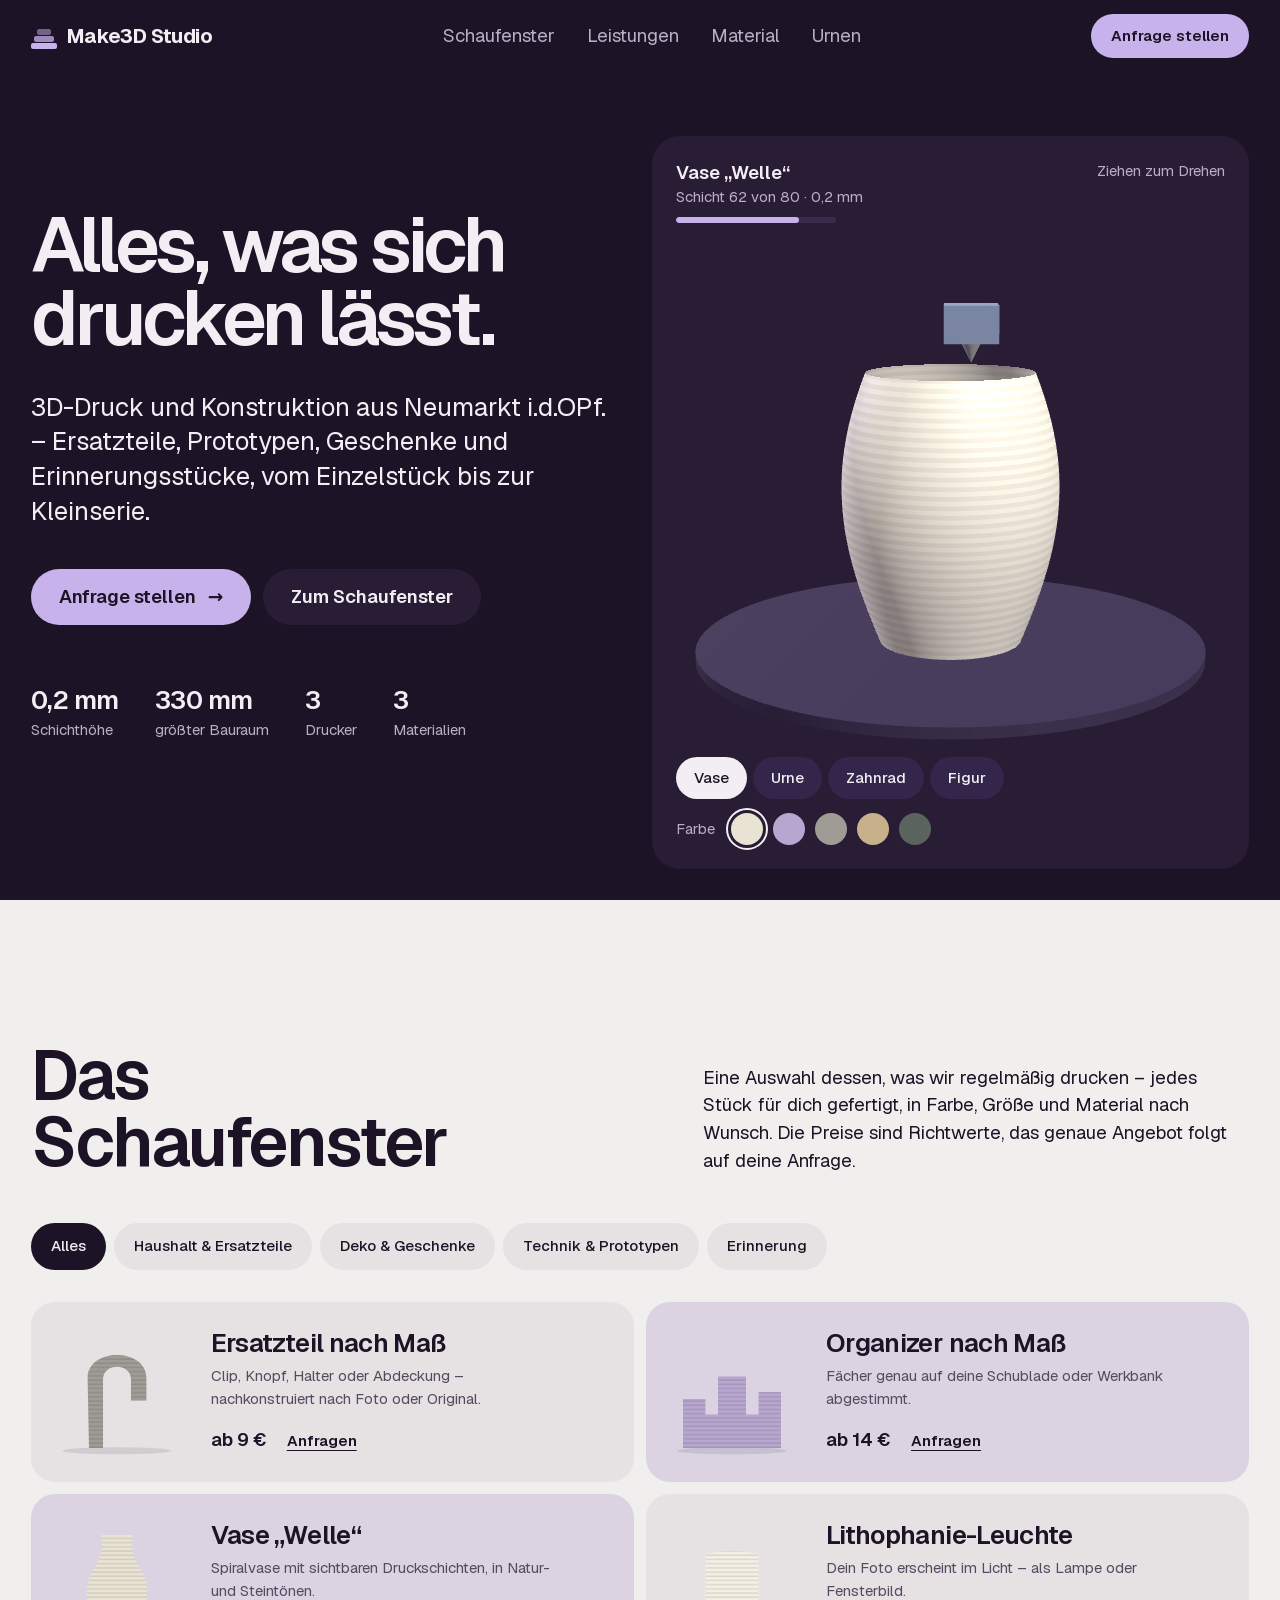
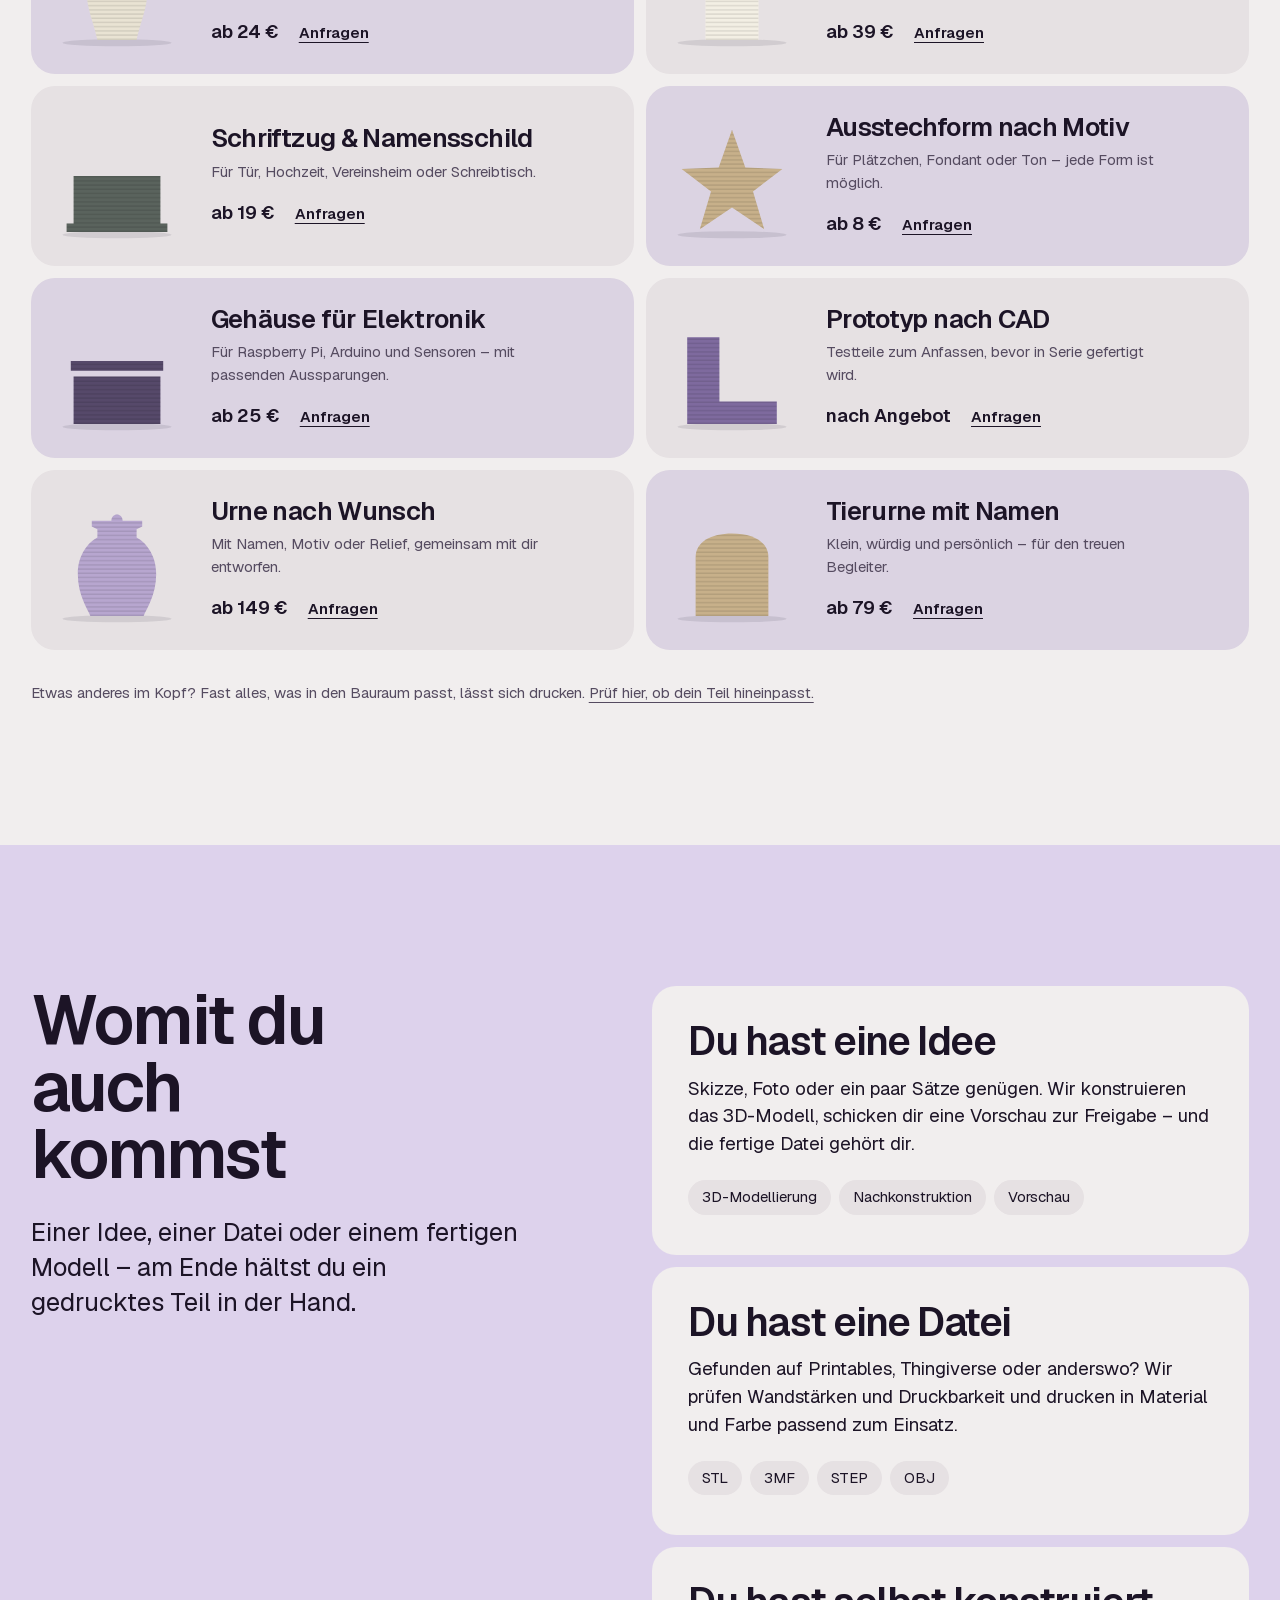
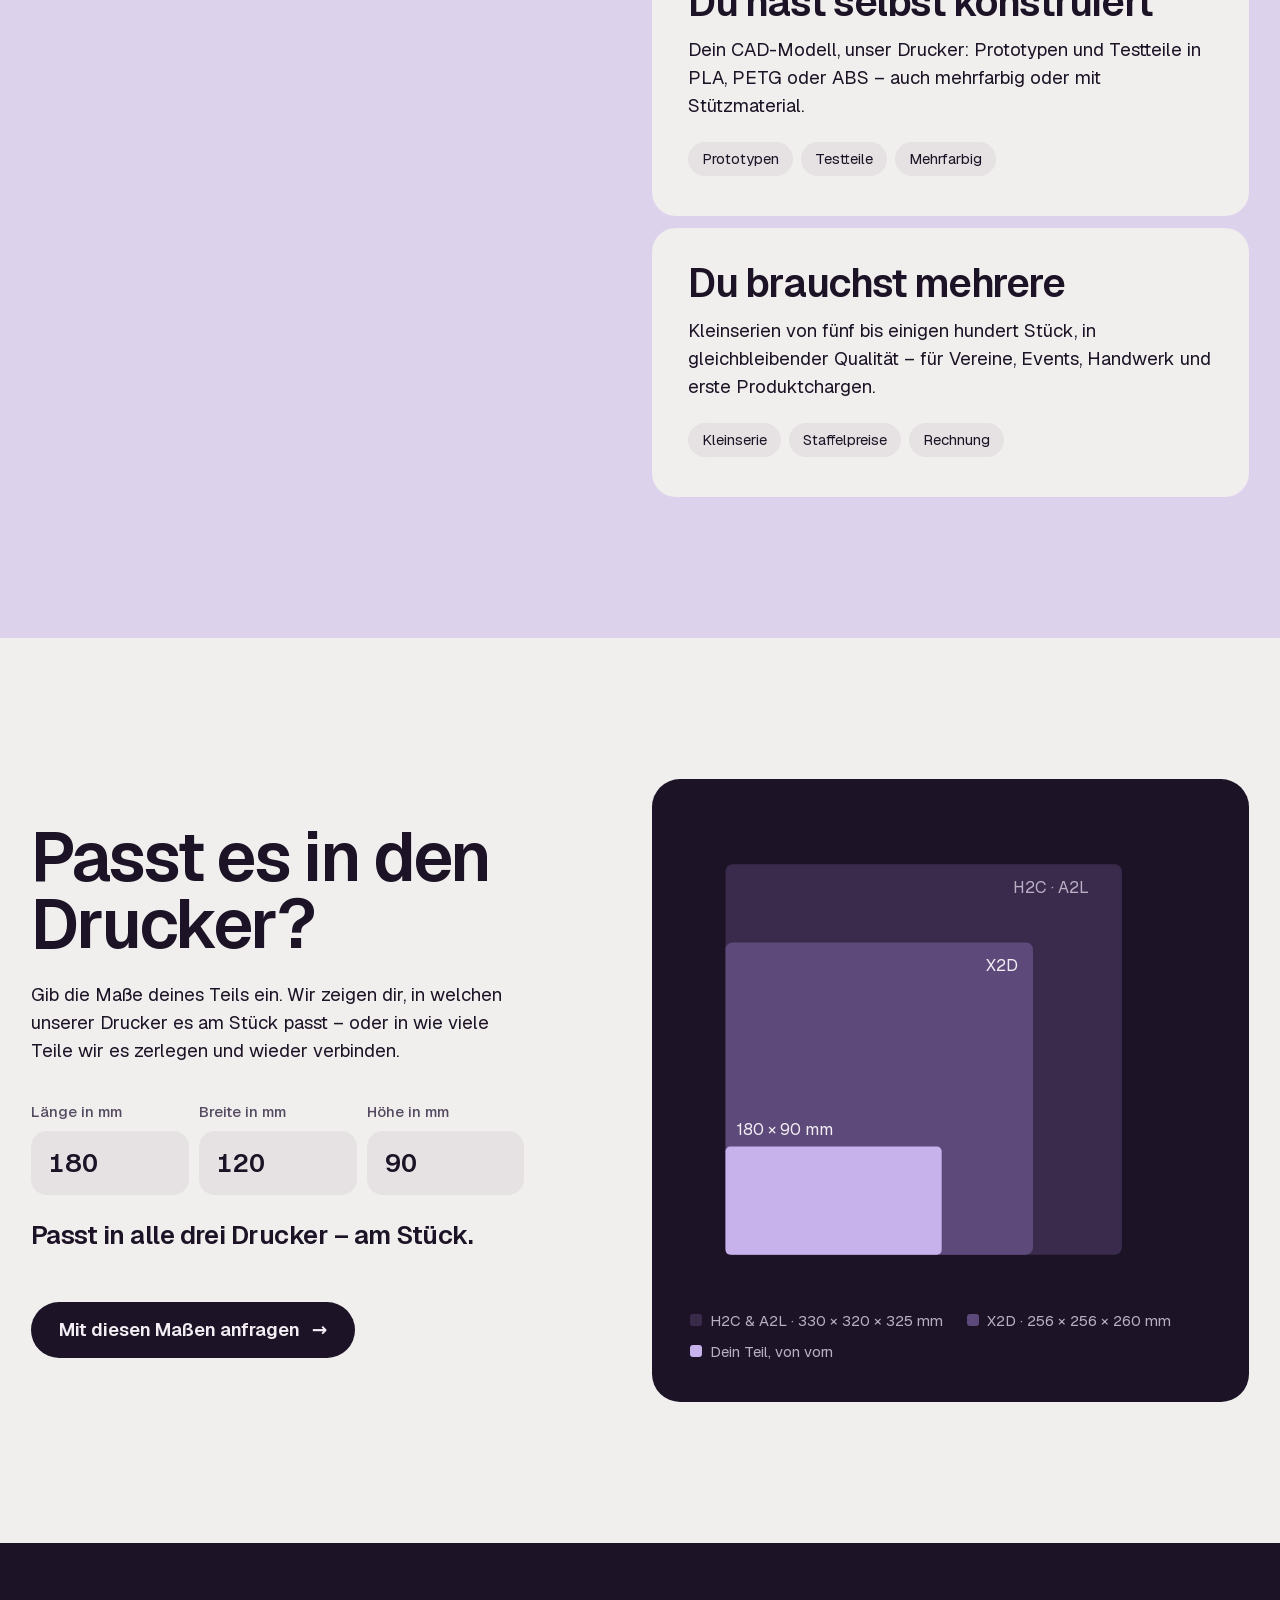
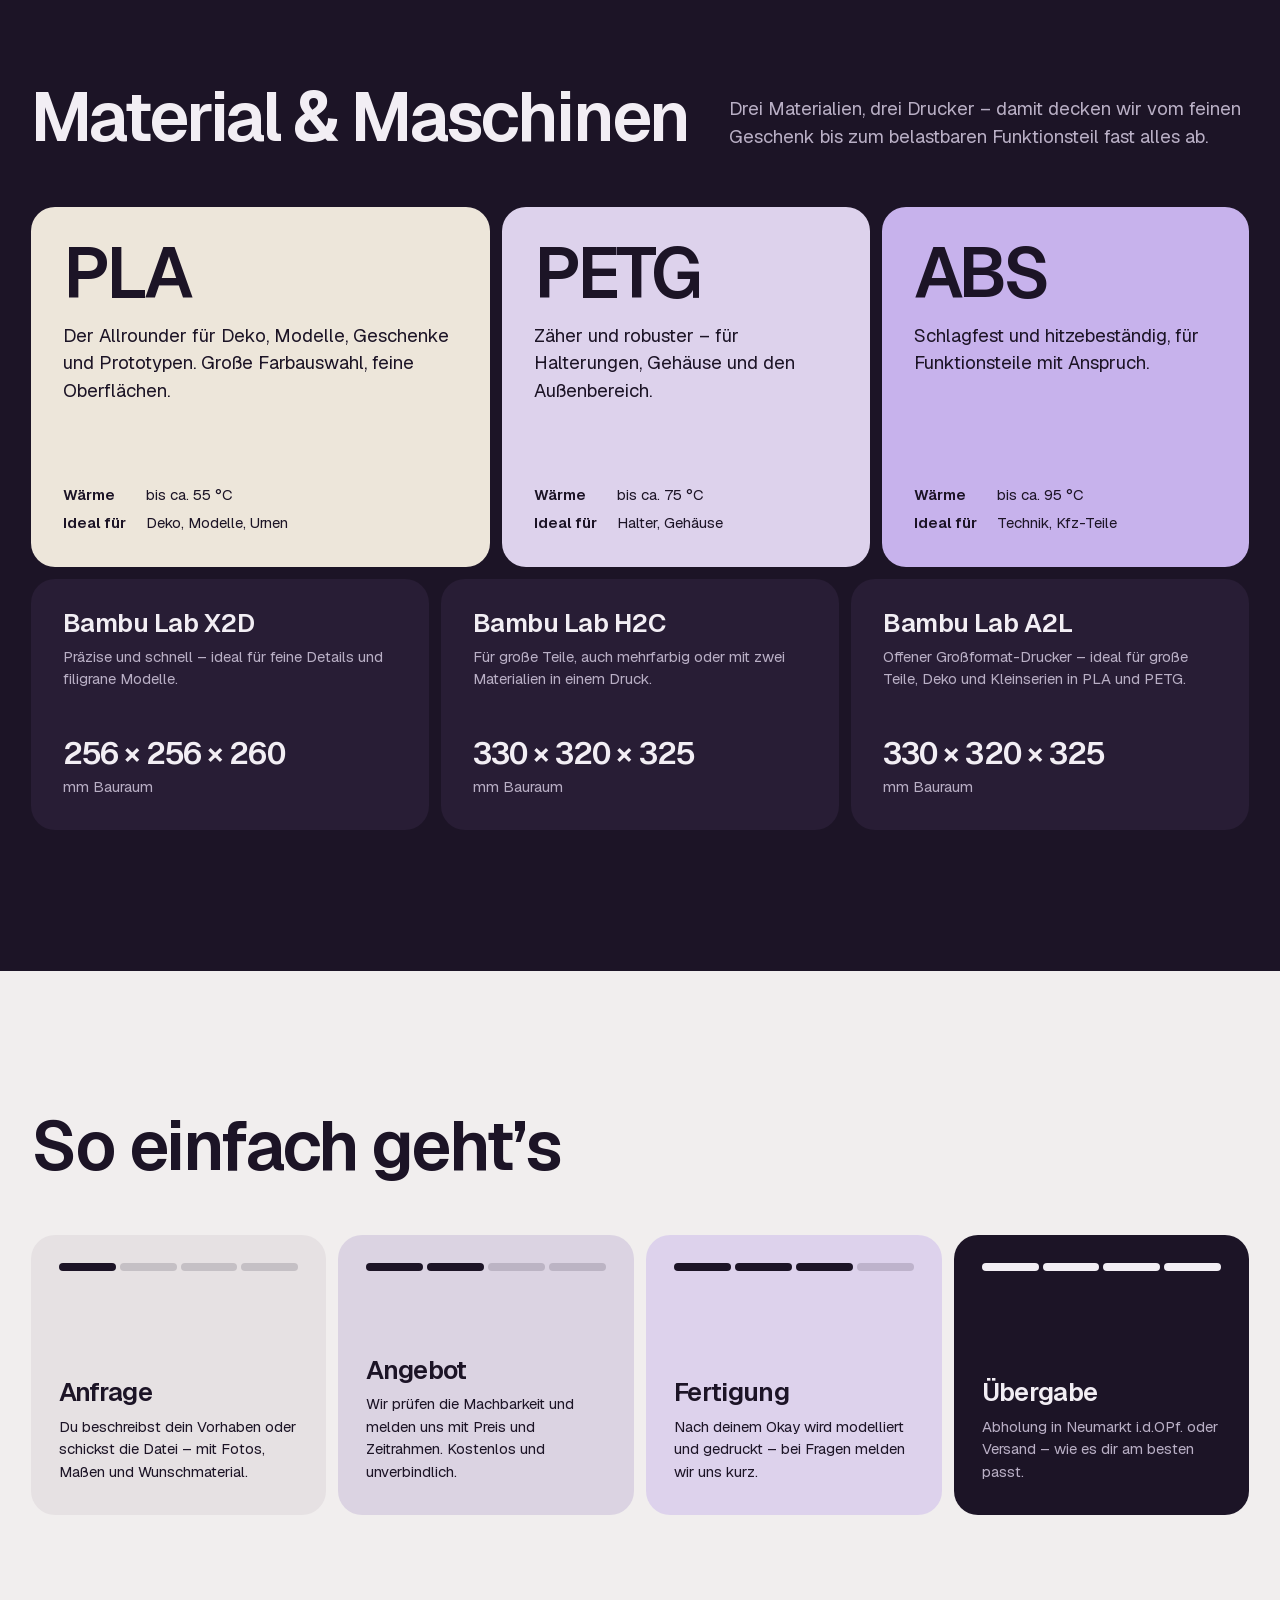
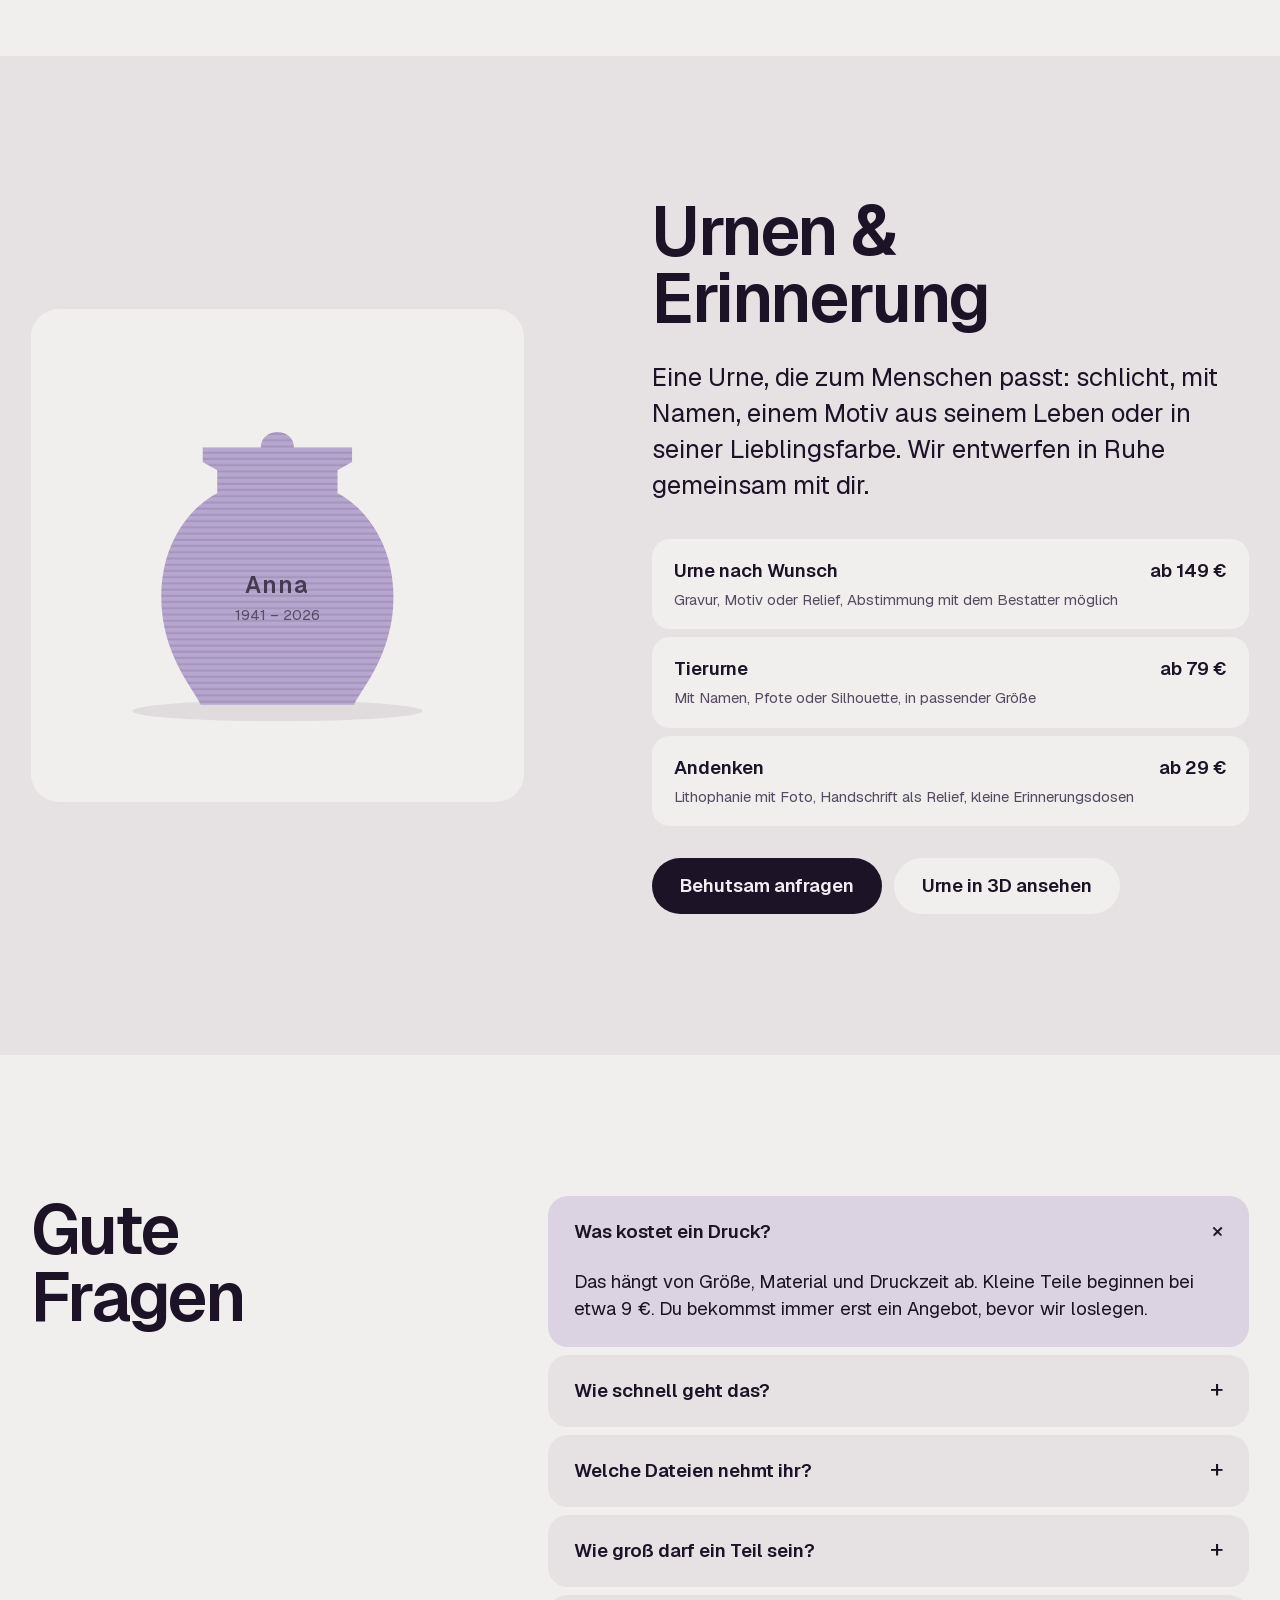
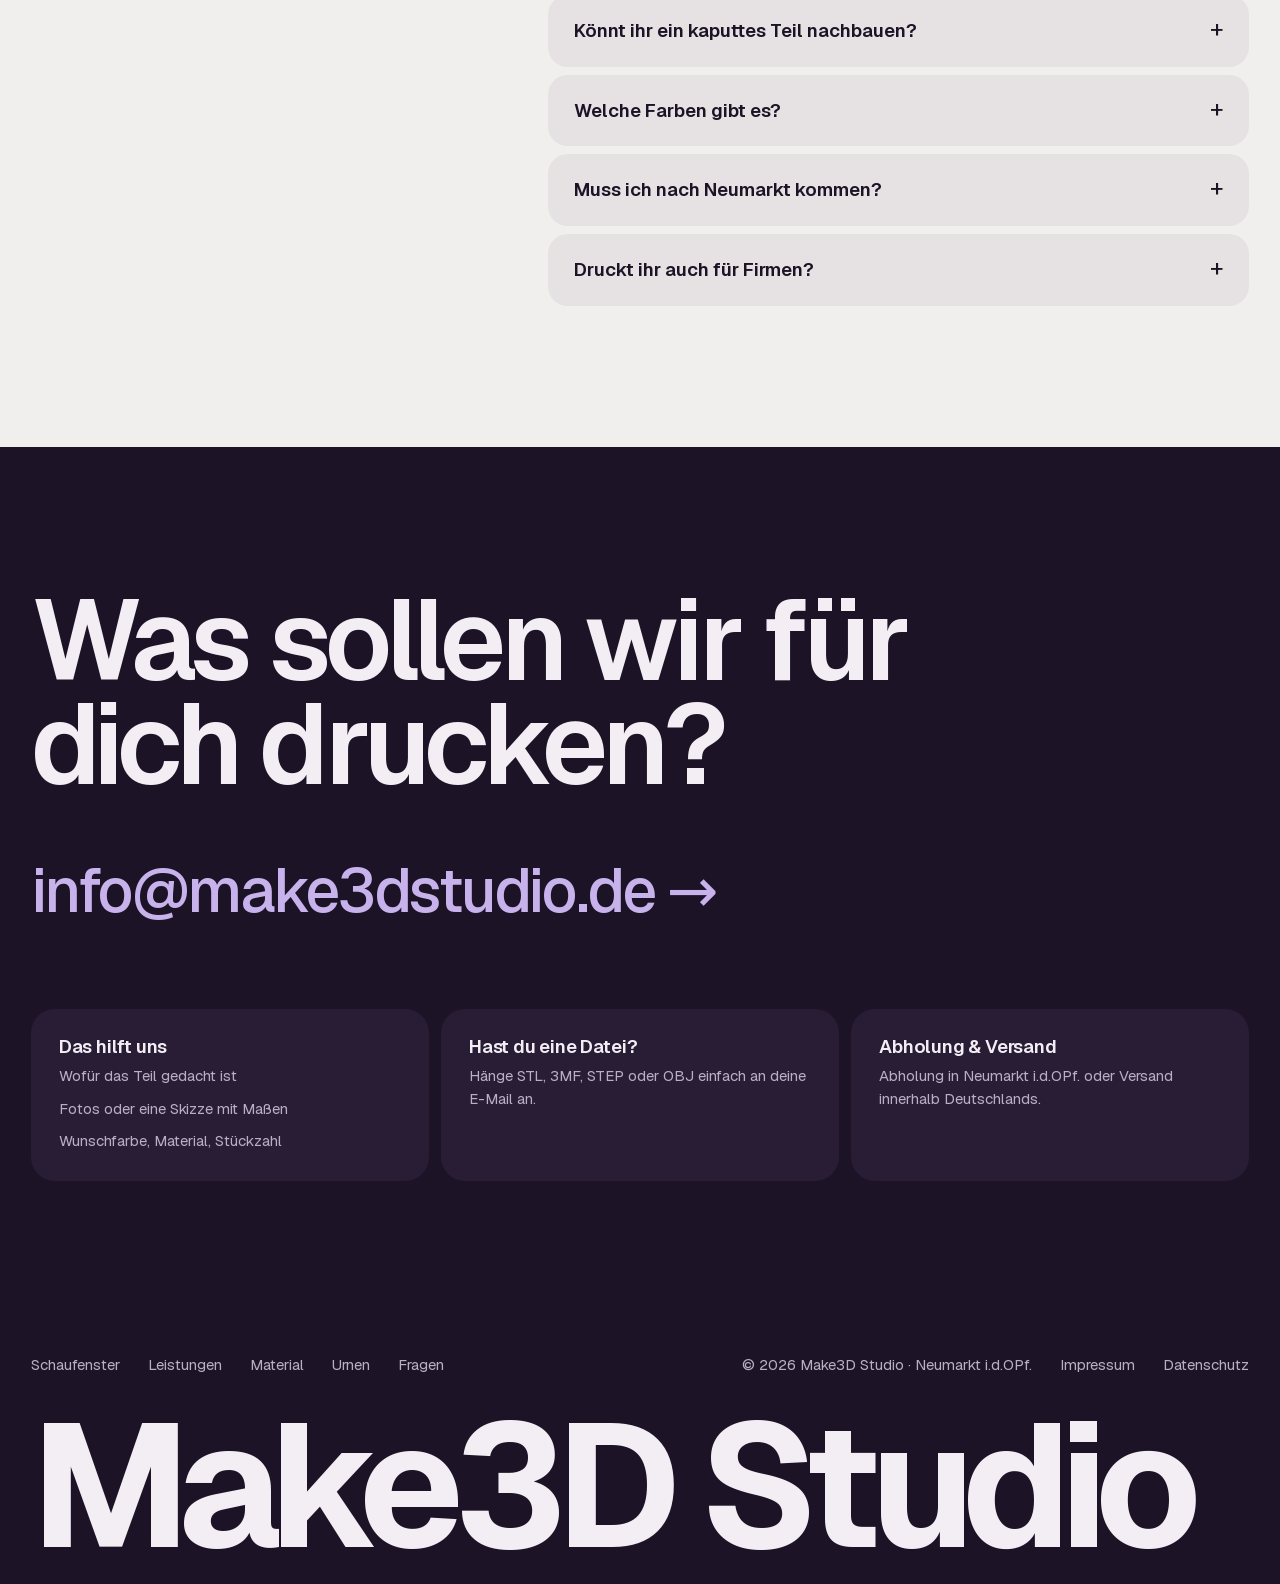
<file: index.html>
<!doctype html>
<html lang="de">
<head>
<meta charset="utf-8">
<meta name="viewport" content="width=device-width, initial-scale=1">
<link rel="icon" href="/assets/favicon.svg" type="image/svg+xml">
<meta name="theme-color" content="#1C1426">
<title>Make3D Studio – 3D-Druck in Neumarkt i.d.OPf.</title>
<meta name="description" content="Make3D Studio konstruiert und druckt in Neumarkt i.d.OPf.: Ersatzteile, Prototypen, Deko, Geschenke, Urnen und Erinnerungsstücke – vom Einzelstück bis zur Kleinserie.">
<link rel="preload" href="/assets/fonts/geist-latin.woff2" as="font" type="font/woff2" crossorigin>
<style>
@font-face{font-family:"Geist";font-style:normal;font-weight:300 700;font-display:swap;src:url(/assets/fonts/geist-latin.woff2) format("woff2")}
:root{
  --dark:#1C1426;
  --dark-2:#281D35;
  --on-dark:#F2EEF4;
  --on-dark-2:#B9AFC5;
  --bg:#F1EEEE;
  --tone:#E6E1E3;
  --tone-2:#DBD3E2;
  --ink:#1C1426;
  --muted:#554B60;
  --accent:#C7B2EC;
  --accent-deep:#7A5BA8;
  --mist:#DDD2EC;

  --f:"Geist", system-ui, sans-serif;
  --step-small:0.9375rem;
  --step-body:clamp(1.0625rem, 1rem + 0.2vw, 1.1875rem);
  --step-lead:clamp(1.25rem, 1.05rem + 0.7vw, 1.75rem);
  --step-head:clamp(2.5rem, 1.4rem + 3.6vw, 5rem);
  --step-display:clamp(3.25rem, 1rem + 7.6vw, 9.5rem);

  --m:clamp(16px, 2.4vw, 40px);
  --gap:clamp(96px, 11vw, 192px);
  --ease:cubic-bezier(.2,.7,.2,1);
}
*{box-sizing:border-box;margin:0;padding:0}
html{-webkit-text-size-adjust:100%;scroll-behavior:smooth}
body{background:var(--bg);color:var(--ink);font-family:var(--f);font-size:var(--step-body);line-height:1.5;-webkit-font-smoothing:antialiased}
svg,canvas{display:block;max-width:100%}
a{color:inherit}
button,input{font:inherit;color:inherit}
:focus-visible{outline:3px solid var(--accent-deep);outline-offset:3px}
::selection{background:var(--accent);color:var(--ink)}
h1,h2,h3{font-weight:600;letter-spacing:-0.035em;line-height:.98}
.num{font-variant-numeric:tabular-nums}
.wrap{padding-left:var(--m);padding-right:var(--m)}
.grid{display:grid;grid-template-columns:repeat(12,minmax(0,1fr));column-gap:24px}

.btn{display:inline-flex;align-items:center;justify-content:center;gap:12px;min-height:56px;padding:0 28px;border-radius:999px;border:0;cursor:pointer;text-decoration:none;font-weight:600;font-size:var(--step-body);background:var(--ink);color:var(--on-dark);transition:transform .3s var(--ease),background-color .3s var(--ease)}
.btn:hover{transform:translateY(-2px)}
.btn:active{transform:scale(.97)}
.btn .arr{transition:transform .3s var(--ease)}
.btn:hover .arr{transform:translateX(4px)}
.btn-light{background:var(--accent);color:var(--ink)}
.btn-light:hover{background:#D8C8F3}
.btn-ghost{background:var(--dark-2);color:var(--on-dark)}
.btn-ghost:hover{background:#33264A}
.link{text-decoration:underline;text-decoration-thickness:1px;text-underline-offset:.25em;transition:text-decoration-thickness .2s}
.link:hover{text-decoration-thickness:3px}

/* ============ NAV ============ */
.nav{position:sticky;top:0;z-index:20;background:var(--dark);color:var(--on-dark);display:flex;align-items:center;justify-content:space-between;gap:24px;height:72px}
.brand{white-space:nowrap;font-weight:700;font-size:1.25rem;letter-spacing:-0.03em;text-decoration:none;display:flex;align-items:center;gap:10px}
.brand-mark{width:26px;height:26px}
.nav ul{list-style:none;display:flex;gap:32px}
.nav ul a{text-decoration:none;color:var(--on-dark-2);transition:color .2s}
.nav ul a:hover{color:var(--on-dark)}
.nav .btn{min-height:44px;padding:0 20px;font-size:var(--step-small);white-space:nowrap}

/* ============ HERO ============ */
.hero{background:var(--dark);color:var(--on-dark);padding-top:clamp(32px,5vw,72px);padding-bottom:var(--m);min-height:calc(100svh - 72px);display:grid;grid-template-columns:repeat(12,minmax(0,1fr));column-gap:24px;align-items:stretch}
.hero-text{grid-column:1 / 7;padding-right:12px;display:flex;flex-direction:column;justify-content:center;padding-bottom:6vh}
.hero h1{font-size:clamp(3rem,.4rem + 5.5vw,7.5rem);letter-spacing:-0.05em;line-height:.94}
.hero .lede{margin-top:36px;max-width:36ch;font-size:var(--step-lead);line-height:1.35;color:var(--on-dark)}
.hero-actions{margin-top:40px;display:flex;flex-wrap:wrap;gap:12px}
.hero-facts{margin-top:56px;display:flex;flex-wrap:wrap;gap:12px 36px;color:var(--on-dark-2);font-size:var(--step-small)}
.hero-facts b{display:block;color:var(--on-dark);font-size:var(--step-lead);font-weight:600;letter-spacing:-0.02em}

.printer{grid-column:7 / 13;position:relative;background:var(--dark-2);border-radius:28px;overflow:hidden;min-height:560px;display:flex;flex-direction:column}
.printer canvas{position:absolute;inset:0;width:100%;height:100%;cursor:grab;touch-action:pan-y}
.printer canvas:active{cursor:grabbing}
.p-top{position:relative;z-index:2;display:flex;justify-content:space-between;align-items:flex-start;gap:16px;padding:24px 24px 0;pointer-events:none}
.p-status{font-size:var(--step-small);color:var(--on-dark-2);line-height:1.4}
.p-status b{display:block;color:var(--on-dark);font-weight:600;font-size:var(--step-body)}
.p-bar{width:160px;height:6px;background:#3A2B4D;border-radius:6px;margin-top:10px;overflow:hidden}
.p-bar i{display:block;height:100%;width:0;background:var(--accent);border-radius:6px}
.p-hint{font-size:var(--step-small);color:var(--on-dark-2);text-align:right}
.p-controls{position:relative;z-index:2;margin-top:auto;padding:20px 24px 24px;display:flex;flex-direction:column;gap:14px}
.seg{display:flex;flex-wrap:wrap;gap:6px}
.seg button{border:0;cursor:pointer;border-radius:999px;padding:10px 18px;background:#33264A;color:var(--on-dark);font-size:var(--step-small);font-weight:500;transition:background-color .25s,color .25s,transform .2s}
.seg button:hover{background:#3D2E56}
.seg button[aria-pressed="true"]{background:var(--on-dark);color:var(--ink)}
.swatches{display:flex;gap:10px;align-items:center}
.swatches span{font-size:var(--step-small);color:var(--on-dark-2);margin-right:6px}
.sw{width:32px;height:32px;border-radius:50%;border:0;cursor:pointer;transition:transform .2s var(--ease),outline-color .2s;outline:2px solid transparent;outline-offset:3px}
.sw:hover{transform:scale(1.12)}
.sw[aria-pressed="true"]{outline-color:var(--on-dark)}
.p-fallback{display:none;position:absolute;inset:0;align-items:center;justify-content:center;color:var(--on-dark-2);padding:40px;text-align:center}
.no-gl .p-fallback{display:flex}

/* ============ SHOP ============ */
.shop{padding-top:var(--gap);padding-bottom:var(--gap)}
.shop-head{grid-column:1 / 13;display:flex;justify-content:space-between;align-items:flex-end;gap:40px;flex-wrap:wrap}
.shop-head h2{font-size:var(--step-head);max-width:10ch}
.shop-head p{max-width:42ch;color:var(--ink)}
.tabs{grid-column:1 / 13;margin-top:48px;display:flex;flex-wrap:wrap;gap:8px}
.tab{border:0;cursor:pointer;border-radius:999px;padding:12px 20px;background:var(--tone);font-weight:500;font-size:var(--step-small);transition:background-color .25s,color .25s,transform .2s}
.tab:hover{background:var(--tone-2)}
.tab[aria-pressed="true"]{background:var(--ink);color:var(--on-dark)}
.products{grid-column:1 / 13;list-style:none;margin-top:32px;display:grid;grid-template-columns:repeat(2,minmax(0,1fr));gap:12px}
.product{position:relative;display:grid;grid-template-columns:140px 1fr;gap:24px;align-items:center;background:var(--tone);border-radius:24px;padding:20px 28px 20px 16px;transition:background-color .3s,transform .3s var(--ease)}
.product:nth-child(4n+2),.product:nth-child(4n+3){background:var(--tone-2)}
.product:hover{transform:translateY(-3px)}
.product[hidden]{display:none}
.product svg{width:140px;height:140px;transition:transform .5s var(--ease)}
.product:hover svg{transform:translateY(-4px) rotate(-2deg)}
.product h3{font-size:var(--step-lead);letter-spacing:-0.025em;line-height:1.1}
.product p{margin-top:8px;font-size:var(--step-small);color:var(--muted);max-width:34ch}
.p-foot{margin-top:16px;display:flex;align-items:baseline;gap:20px}
.price{font-weight:600;font-size:var(--step-body)}
.ask{font-size:var(--step-small);font-weight:600}
.ask::after{content:"";position:absolute;inset:0;border-radius:24px}
.shop-note{grid-column:1 / 13;margin-top:32px;font-size:var(--step-small);color:var(--muted)}

/* ============ WAYS ============ */
.ways{background:var(--mist);padding-top:var(--gap);padding-bottom:var(--gap)}
.ways-head{grid-column:1 / 6;position:sticky;top:112px;align-self:start}
.ways-head h2{font-size:var(--step-head);max-width:8ch}
.ways-head p{margin-top:28px;max-width:30ch;font-size:var(--step-lead);line-height:1.35}
.ways-list{grid-column:7 / 13;list-style:none;display:flex;flex-direction:column;gap:12px}
.way{background:var(--bg);border-radius:24px;padding:36px 36px 40px;transition:transform .3s var(--ease)}
.way:hover{transform:translateX(-6px)}
.way h3{font-size:clamp(1.75rem,1.2rem + 1.6vw,2.75rem)}
.way p{margin-top:14px;max-width:44ch}
.way .tags{margin-top:22px;display:flex;flex-wrap:wrap;gap:8px}
.way .tags span{background:var(--tone);border-radius:999px;padding:6px 14px;font-size:var(--step-small)}

/* ============ FIT ============ */
.fit{padding-top:var(--gap);padding-bottom:var(--gap);align-items:center}
.fit-text{grid-column:1 / 6}
.fit-text h2{font-size:var(--step-head);max-width:10ch}
.fit-text > p{margin-top:24px;max-width:40ch}
.dims{margin-top:36px;display:grid;grid-template-columns:repeat(3,minmax(0,1fr));gap:10px}
.dims label{display:flex;flex-direction:column;gap:8px;font-size:var(--step-small);font-weight:500;color:var(--muted)}
.dims input{width:100%;min-height:64px;padding:0 18px;border-radius:16px;background:var(--tone);border:0;font-size:var(--step-lead);font-weight:600;font-variant-numeric:tabular-nums;color:var(--ink);transition:background-color .2s}
.dims input:focus{background:#fff}
.verdict{margin-top:28px;font-size:var(--step-lead);font-weight:600;letter-spacing:-0.02em;line-height:1.25;min-height:2.6em}
.fit-text .btn{margin-top:16px}
.fit-figure{grid-column:7 / 13;background:var(--dark);border-radius:28px;padding:clamp(24px,3vw,44px);color:var(--on-dark)}
.fit-figure svg{width:100%;height:auto}
.fit-legend{list-style:none;display:flex;flex-wrap:wrap;gap:8px 24px;margin-top:20px;font-size:var(--step-small);color:var(--on-dark-2)}
.fit-legend i{display:inline-block;width:12px;height:12px;border-radius:3px;margin-right:8px}

/* ============ MATERIAL ============ */
.mat{background:var(--dark);color:var(--on-dark);padding-top:var(--gap);padding-bottom:var(--gap)}
.mat-head{grid-column:1 / 13;display:flex;justify-content:space-between;align-items:flex-end;gap:32px;flex-wrap:wrap}
.mat-head h2{font-size:var(--step-head)}
.mat-head p{max-width:40ch;color:var(--on-dark-2)}
.mats{grid-column:1 / 13;margin-top:56px;display:grid;grid-template-columns:1.25fr 1fr 1fr;gap:12px}
.m{border-radius:24px;padding:32px;min-height:360px;display:flex;flex-direction:column;color:var(--ink);transition:transform .35s var(--ease)}
.m:hover{transform:translateY(-4px)}
.m h3{font-size:clamp(3rem,2rem + 3vw,5.5rem);letter-spacing:-0.05em}
.m p{margin-top:14px;max-width:30ch}
.m dl{margin-top:auto;padding-top:32px;display:grid;grid-template-columns:auto 1fr;gap:6px 20px;font-size:var(--step-small)}
.m dt{font-weight:600}
.m1{background:#EDE6DA}.m2{background:var(--mist)}.m3{background:var(--accent)}
.machines{grid-column:1 / 13;margin-top:12px;display:grid;grid-template-columns:repeat(3,minmax(0,1fr));gap:12px}
.mc{background:var(--dark-2);border-radius:24px;padding:32px;display:flex;flex-direction:column;gap:28px;justify-content:space-between}
.mc h3{font-size:var(--step-lead);letter-spacing:-0.02em}
.mc p{margin-top:10px;color:var(--on-dark-2);font-size:var(--step-small);max-width:36ch}
.mc .vol{font-size:clamp(1.5rem,1rem + 1.2vw,2.25rem);font-weight:600;letter-spacing:-0.03em;white-space:nowrap;color:var(--on-dark)}
.mc .vol small{display:block;font-size:var(--step-small);font-weight:400;color:var(--on-dark-2);letter-spacing:0}

/* ============ HOW ============ */
.how{padding-top:var(--gap);padding-bottom:var(--gap)}
.how h2{grid-column:1 / 13;font-size:var(--step-head);max-width:14ch}
.steps{grid-column:1 / 13;list-style:none;margin-top:56px;display:grid;grid-template-columns:repeat(4,minmax(0,1fr));gap:12px}
.step{position:relative;padding:28px 28px 32px;border-radius:24px;background:var(--tone);min-height:280px;display:flex;flex-direction:column}
.step:nth-child(2){background:var(--tone-2)}
.step:nth-child(3){background:var(--mist)}
.step:nth-child(4){background:var(--dark);color:var(--on-dark)}
.step .bar{display:flex;gap:4px;margin-bottom:auto;padding-bottom:40px}
.step .bar i{height:8px;flex:1;border-radius:4px;background:currentColor;opacity:.16}
.step .bar i.on{opacity:1}
.step h3{font-size:var(--step-lead);letter-spacing:-0.025em}
.step p{margin-top:10px;font-size:var(--step-small);line-height:1.5}
.step:nth-child(4) p{color:var(--on-dark-2)}

/* ============ URNS ============ */
.urns{background:var(--tone);padding-top:var(--gap);padding-bottom:var(--gap);align-items:center}
.urn-art{grid-column:1 / 6;background:var(--bg);border-radius:28px;aspect-ratio:1;display:flex;align-items:center;justify-content:center;padding:8%}
.urn-art svg{width:100%;height:100%}
.urns-text{grid-column:7 / 13}
.urns-text h2{font-size:var(--step-head);max-width:10ch}
.urns-text > p{margin-top:28px;max-width:44ch;font-size:var(--step-lead);line-height:1.4}
.urn-list{list-style:none;margin-top:36px;display:flex;flex-direction:column;gap:8px}
.urn-list li{background:var(--bg);border-radius:18px;padding:18px 22px;display:grid;grid-template-columns:1fr auto;gap:4px 16px;align-items:baseline}
.urn-list b{font-weight:600}
.urn-list span{font-size:var(--step-small);color:var(--muted);grid-column:1}
.urn-list em{font-style:normal;font-weight:600;grid-column:2;grid-row:1}
.urn-actions{margin-top:32px;display:flex;flex-wrap:wrap;gap:12px}
.btn-soft{background:var(--bg);color:var(--ink)}
.btn-soft:hover{background:#fff}

/* ============ FAQ ============ */
.faq{padding-top:var(--gap);padding-bottom:var(--gap)}
.faq h2{grid-column:1 / 5;font-size:var(--step-head);align-self:start;position:sticky;top:112px;max-width:7ch}
.faq-list{grid-column:6 / 13;display:flex;flex-direction:column;gap:8px}
.faq details{background:var(--tone);border-radius:20px;transition:background-color .25s}
.faq details[open]{background:var(--tone-2)}
.faq summary{list-style:none;cursor:pointer;padding:22px 26px;display:flex;justify-content:space-between;gap:20px;font-weight:600;font-size:var(--step-body)}
.faq summary::-webkit-details-marker{display:none}
.faq summary::after{content:"+";font-weight:400;font-size:1.5rem;line-height:1;transition:transform .3s var(--ease)}
.faq details[open] summary::after{transform:rotate(45deg)}
.faq details p{padding:0 26px 24px;max-width:60ch}

/* ============ CONTACT ============ */
.contact{background:var(--dark);color:var(--on-dark);padding-top:var(--gap);padding-bottom:var(--gap)}
.contact h2{grid-column:1 / 13;font-size:var(--step-display);letter-spacing:-0.05em;line-height:.92;max-width:12ch}
.contact-mail{grid-column:1 / 13;margin-top:48px;display:inline-block;font-size:clamp(1.75rem,1rem + 3.6vw,4.5rem);font-weight:500;letter-spacing:-0.04em;color:var(--accent);text-decoration:none;justify-self:start;transition:color .3s}
.contact-mail:hover{color:var(--on-dark)}
.contact-cols{grid-column:1 / 13;margin-top:72px;display:grid;grid-template-columns:repeat(3,minmax(0,1fr));gap:12px}
.cc{background:var(--dark-2);border-radius:24px;padding:28px}
.cc h3{font-size:var(--step-body);letter-spacing:-0.01em}
.cc p,.cc li{margin-top:10px;color:var(--on-dark-2);font-size:var(--step-small)}
.cc ul{list-style:none}

/* ============ FOOTER ============ */
.foot{background:var(--dark);color:var(--on-dark-2);padding-bottom:28px;overflow:hidden}
.foot-row{display:flex;justify-content:space-between;flex-wrap:wrap;gap:24px;padding-top:32px;font-size:var(--step-small)}
.foot-row ul{list-style:none;display:flex;flex-wrap:wrap;gap:8px 28px}
.foot-row a{text-decoration:none}
.foot-row a:hover{color:var(--on-dark)}
.foot-name{margin-top:40px;color:var(--on-dark);font-weight:700;letter-spacing:-0.06em;line-height:.8;white-space:nowrap;font-size:13.6vw}

/* ============ MOTION ============ */
.rv{opacity:0;transform:translateY(28px);transition:opacity .9s var(--ease),transform .9s var(--ease);transition-delay:var(--d,0ms)}
.rv.in{opacity:1;transform:none}
.no-js .rv{opacity:1;transform:none}
@media (prefers-reduced-motion:reduce){
  html{scroll-behavior:auto}
  .rv{opacity:1;transform:none;transition:none}
  *{transition-duration:0s !important}
}

/* ============ RESPONSIVE ============ */
@media (max-width:1100px){
  .hero{min-height:0}
  .hero-text,.printer{grid-column:1 / 13}
  .printer{margin-top:48px;min-height:540px}
  .ways-head,.ways-list,.fit-text,.fit-figure,.urn-art,.urns-text,.faq h2,.faq-list{grid-column:1 / 13}
  .ways-head,.faq h2{position:static}
  .ways-list,.fit-figure,.urns-text,.faq-list{margin-top:48px}
  .faq h2{max-width:none}
  .urn-art{max-width:560px;width:100%}
  .mats{grid-template-columns:1fr 1fr}
  .machines{grid-template-columns:1fr}
  .mc{flex-direction:row;align-items:flex-end;flex-wrap:wrap}
  .m1{grid-column:1 / 3}
  .steps{grid-template-columns:1fr 1fr}
  .products{grid-template-columns:1fr}
}
@media (max-width:760px){
  .nav ul{display:none}
  .nav{height:64px}
  .nav .btn{padding:0 16px}
  .brand{font-size:1.125rem}
  .hero{padding-top:40px}
  .hero h1{font-size:clamp(3rem,15vw,4.5rem)}
  .hero-actions .btn{flex:1 1 100%}
  .hero-facts{display:grid;grid-template-columns:1fr 1fr;gap:16px 28px}
  .printer{min-height:480px;border-radius:22px}
  .p-hint{display:none}
  .product{grid-template-columns:96px 1fr;gap:16px;padding:16px 20px 18px 10px;border-radius:20px}
  .product svg{width:96px;height:96px}
  .mats,.machines{grid-template-columns:1fr}
  .m1{grid-column:auto}
  .m{min-height:300px}
  .mc{grid-template-columns:1fr}
  .mc .vol{text-align:left}
  .steps{grid-template-columns:1fr}
  .step{min-height:0}
  .step .bar{padding-bottom:28px}
  .dims input{min-height:56px;padding:0 12px}
  .contact-cols{grid-template-columns:1fr}
  .way{padding:28px 24px 30px}
}
</style>
</head>
<body class="no-js">

<svg width="0" height="0" aria-hidden="true" style="position:absolute">
  <defs>
    <pattern id="layers" width="8" height="6" patternUnits="userSpaceOnUse">
      <rect width="8" height="2" y="4" fill="#000" fill-opacity=".1"/>
    </pattern>
  </defs>
</svg>

<nav class="nav wrap" aria-label="Hauptnavigation">
  <a class="brand" href="#top" aria-label="Make3D Studio, zum Seitenanfang">
    <svg class="brand-mark" viewBox="0 0 26 26" aria-hidden="true"><rect y="20" width="26" height="6" rx="2" fill="#C7B2EC"/><rect x="3" y="13" width="20" height="6" rx="2" fill="#C7B2EC" opacity=".75"/><rect x="6" y="6" width="14" height="6" rx="2" fill="#C7B2EC" opacity=".5"/></svg>
    Make3D Studio
  </a>
  <ul>
    <li><a href="#schaufenster">Schaufenster</a></li>
    <li><a href="#leistungen">Leistungen</a></li>
    <li><a href="#material">Material</a></li>
    <li><a href="#erinnerung">Urnen</a></li>
  </ul>
  <a class="btn btn-light" href="#kontakt">Anfrage stellen</a>
</nav>

<header class="hero wrap" id="top">
  <div class="hero-text">
    <h1 class="rv">Alles, was sich drucken lässt.</h1>
    <p class="lede rv" style="--d:90ms">3D-Druck und Konstruktion aus Neumarkt i.d.OPf. – Ersatzteile, Prototypen, Geschenke und Erinnerungsstücke, vom Einzelstück bis zur Kleinserie.</p>
    <div class="hero-actions rv" style="--d:170ms">
      <a class="btn btn-light" href="#kontakt">Anfrage stellen <span class="arr" aria-hidden="true">→</span></a>
      <a class="btn btn-ghost" href="#schaufenster">Zum Schaufenster</a>
    </div>
    <p class="hero-facts rv" style="--d:250ms"><span><b>0,2 mm</b>Schichthöhe</span><span><b>330 mm</b>größter Bauraum</span><span><b>3</b>Drucker</span><span><b>3</b>Materialien</span></p>
  </div>

  <div class="printer rv" style="--d:120ms" id="printer">
    <canvas id="gl" aria-label="3D-Vorschau: ein Objekt wird Schicht für Schicht gedruckt. Ziehen zum Drehen." role="img"></canvas>
    <div class="p-top">
      <div class="p-status" aria-live="polite"><b id="p-name">Vase „Welle“</b><span id="p-layer">Schicht 0 von 80</span><div class="p-bar"><i id="p-bar"></i></div></div>
      <div class="p-hint">Ziehen zum Drehen</div>
    </div>
    <div class="p-controls">
      <div class="seg" role="group" aria-label="Objekt wählen">
        <button aria-pressed="true" data-obj="vase">Vase</button>
        <button aria-pressed="false" data-obj="urn">Urne</button>
        <button aria-pressed="false" data-obj="gear">Zahnrad</button>
        <button aria-pressed="false" data-obj="piece">Figur</button>
      </div>
      <div class="swatches" role="group" aria-label="Filamentfarbe wählen">
        <span>Farbe</span>
        <button class="sw" aria-pressed="true" data-col="#E9E3D3" style="background:#E9E3D3" aria-label="Elfenbein"></button>
        <button class="sw" aria-pressed="false" data-col="#B7A6CF" style="background:#B7A6CF" aria-label="Flieder"></button>
        <button class="sw" aria-pressed="false" data-col="#9E9C95" style="background:#9E9C95" aria-label="Stein"></button>
        <button class="sw" aria-pressed="false" data-col="#C7B08A" style="background:#C7B08A" aria-label="Sand"></button>
        <button class="sw" aria-pressed="false" data-col="#5A635D" style="background:#5A635D" aria-label="Anthrazit"></button>
      </div>
    </div>
    <p class="p-fallback">Hier entsteht eine Vase Schicht für Schicht – dein Browser zeigt die 3D-Vorschau leider nicht an.</p>
  </div>
</header>

<section class="shop wrap grid" id="schaufenster" aria-labelledby="shop-h">
  <div class="shop-head">
    <h2 id="shop-h" class="rv">Das Schaufenster</h2>
    <p class="rv" style="--d:80ms">Eine Auswahl dessen, was wir regelmäßig drucken – jedes Stück für dich gefertigt, in Farbe, Größe und Material nach Wunsch. Die Preise sind Richtwerte, das genaue Angebot folgt auf deine Anfrage.</p>
  </div>
  <div class="tabs rv" style="--d:120ms" role="group" aria-label="Kategorien filtern">
    <button class="tab" aria-pressed="true" data-f="alle">Alles</button>
    <button class="tab" aria-pressed="false" data-f="haushalt">Haushalt &amp; Ersatzteile</button>
    <button class="tab" aria-pressed="false" data-f="deko">Deko &amp; Geschenke</button>
    <button class="tab" aria-pressed="false" data-f="technik">Technik &amp; Prototypen</button>
    <button class="tab" aria-pressed="false" data-f="erinnerung">Erinnerung</button>
  </div>
  <ul class="products" id="products"></ul>
  <p class="shop-note">Etwas anderes im Kopf? Fast alles, was in den Bauraum passt, lässt sich drucken. <a class="link" href="#passt-es">Prüf hier, ob dein Teil hineinpasst.</a></p>
</section>

<section class="ways" id="leistungen" aria-labelledby="ways-h">
  <div class="wrap grid">
    <div class="ways-head">
      <h2 id="ways-h" class="rv">Womit du auch kommst</h2>
      <p class="rv" style="--d:80ms">Einer Idee, einer Datei oder einem fertigen Modell – am Ende hältst du ein gedrucktes Teil in der Hand.</p>
    </div>
    <ul class="ways-list">
      <li class="way rv">
        <h3>Du hast eine Idee</h3>
        <p>Skizze, Foto oder ein paar Sätze genügen. Wir konstruieren das 3D-Modell, schicken dir eine Vorschau zur Freigabe – und die fertige Datei gehört dir.</p>
        <div class="tags"><span>3D-Modellierung</span><span>Nachkonstruktion</span><span>Vorschau</span></div>
      </li>
      <li class="way rv">
        <h3>Du hast eine Datei</h3>
        <p>Gefunden auf Printables, Thingiverse oder anderswo? Wir prüfen Wandstärken und Druckbarkeit und drucken in Material und Farbe passend zum Einsatz.</p>
        <div class="tags"><span>STL</span><span>3MF</span><span>STEP</span><span>OBJ</span></div>
      </li>
      <li class="way rv">
        <h3>Du hast selbst konstruiert</h3>
        <p>Dein CAD-Modell, unser Drucker: Prototypen und Testteile in PLA, PETG oder ABS – auch mehrfarbig oder mit Stützmaterial.</p>
        <div class="tags"><span>Prototypen</span><span>Testteile</span><span>Mehrfarbig</span></div>
      </li>
      <li class="way rv">
        <h3>Du brauchst mehrere</h3>
        <p>Kleinserien von fünf bis einigen hundert Stück, in gleichbleibender Qualität – für Vereine, Events, Handwerk und erste Produktchargen.</p>
        <div class="tags"><span>Kleinserie</span><span>Staffelpreise</span><span>Rechnung</span></div>
      </li>
    </ul>
  </div>
</section>

<section class="fit wrap grid" id="passt-es" aria-labelledby="fit-h">
  <div class="fit-text">
    <h2 id="fit-h" class="rv">Passt es in den Drucker?</h2>
    <p class="rv" style="--d:80ms">Gib die Maße deines Teils ein. Wir zeigen dir, in welchen unserer Drucker es am Stück passt – oder in wie viele Teile wir es zerlegen und wieder verbinden.</p>
    <form class="dims rv" style="--d:140ms" id="dims" onsubmit="return false">
      <label>Länge in mm<input type="number" inputmode="numeric" min="1" max="2000" value="180" id="dl"></label>
      <label>Breite in mm<input type="number" inputmode="numeric" min="1" max="2000" value="120" id="dw"></label>
      <label>Höhe in mm<input type="number" inputmode="numeric" min="1" max="2000" value="90" id="dh"></label>
    </form>
    <p class="verdict" id="verdict" aria-live="polite">Passt in alle drei Drucker – am Stück.</p>
    <a class="btn" id="fit-mail" href="mailto:info@make3dstudio.de">Mit diesen Maßen anfragen <span class="arr" aria-hidden="true">→</span></a>
  </div>
  <figure class="fit-figure rv" style="--d:120ms">
    <svg viewBox="0 0 440 400" role="img" aria-label="Vorderansicht der Bauräume mit deinem Teil"><g id="fit-g"></g></svg>
    <ul class="fit-legend">
      <li><i style="background:#3A2B4D"></i>H2C &amp; A2L · 330 × 320 × 325 mm</li>
      <li><i style="background:#5E4A7A"></i>X2D · 256 × 256 × 260 mm</li>
      <li><i style="background:#C7B2EC"></i>Dein Teil, von vorn</li>
    </ul>
  </figure>
</section>

<section class="mat" id="material" aria-labelledby="mat-h">
  <div class="wrap grid">
    <div class="mat-head">
      <h2 id="mat-h" class="rv">Material &amp; Maschinen</h2>
      <p class="rv" style="--d:80ms">Drei Materialien, drei Drucker – damit decken wir vom feinen Geschenk bis zum belastbaren Funktionsteil fast alles ab.</p>
    </div>
    <div class="mats">
      <article class="m m1 rv">
        <h3>PLA</h3>
        <p>Der Allrounder für Deko, Modelle, Geschenke und Prototypen. Große Farbauswahl, feine Oberflächen.</p>
        <dl><dt>Wärme</dt><dd>bis ca. 55 °C</dd><dt>Ideal für</dt><dd>Deko, Modelle, Urnen</dd></dl>
      </article>
      <article class="m m2 rv" style="--d:80ms">
        <h3>PETG</h3>
        <p>Zäher und robuster – für Halterungen, Gehäuse und den Außenbereich.</p>
        <dl><dt>Wärme</dt><dd>bis ca. 75 °C</dd><dt>Ideal für</dt><dd>Halter, Gehäuse</dd></dl>
      </article>
      <article class="m m3 rv" style="--d:160ms">
        <h3>ABS</h3>
        <p>Schlagfest und hitzebeständig, für Funktionsteile mit Anspruch.</p>
        <dl><dt>Wärme</dt><dd>bis ca. 95 °C</dd><dt>Ideal für</dt><dd>Technik, Kfz-Teile</dd></dl>
      </article>
    </div>
    <div class="machines">
      <article class="mc rv">
        <div><h3>Bambu Lab X2D</h3><p>Präzise und schnell – ideal für feine Details und filigrane Modelle.</p></div>
        <p class="vol num">256 × 256 × 260<small>mm Bauraum</small></p>
      </article>
      <article class="mc rv" style="--d:80ms">
        <div><h3>Bambu Lab H2C</h3><p>Für große Teile, auch mehrfarbig oder mit zwei Materialien in einem Druck.</p></div>
        <p class="vol num">330 × 320 × 325<small>mm Bauraum</small></p>
      </article>
      <article class="mc rv" style="--d:160ms">
        <div><h3>Bambu Lab A2L</h3><p>Offener Großformat-Drucker – ideal für große Teile, Deko und Kleinserien in PLA und PETG.</p></div>
        <p class="vol num">330 × 320 × 325<small>mm Bauraum</small></p>
      </article>
    </div>
  </div>
</section>

<section class="how wrap grid" id="ablauf" aria-labelledby="how-h">
  <h2 id="how-h" class="rv">So einfach geht’s</h2>
  <ol class="steps">
    <li class="step rv"><div class="bar" aria-hidden="true"><i class="on"></i><i></i><i></i><i></i></div><h3>Anfrage</h3><p>Du beschreibst dein Vorhaben oder schickst die Datei – mit Fotos, Maßen und Wunschmaterial.</p></li>
    <li class="step rv" style="--d:80ms"><div class="bar" aria-hidden="true"><i class="on"></i><i class="on"></i><i></i><i></i></div><h3>Angebot</h3><p>Wir prüfen die Machbarkeit und melden uns mit Preis und Zeitrahmen. Kostenlos und unverbindlich.</p></li>
    <li class="step rv" style="--d:160ms"><div class="bar" aria-hidden="true"><i class="on"></i><i class="on"></i><i class="on"></i><i></i></div><h3>Fertigung</h3><p>Nach deinem Okay wird modelliert und gedruckt – bei Fragen melden wir uns kurz.</p></li>
    <li class="step rv" style="--d:240ms"><div class="bar" aria-hidden="true"><i class="on"></i><i class="on"></i><i class="on"></i><i class="on"></i></div><h3>Übergabe</h3><p>Abholung in Neumarkt i.d.OPf. oder Versand – wie es dir am besten passt.</p></li>
  </ol>
</section>

<section class="urns wrap grid" id="erinnerung" aria-labelledby="urn-h">
  <div class="urn-art rv">
    <svg viewBox="0 0 400 400" role="img" aria-label="Zeichnung einer schlichten Urne mit sichtbaren Druckschichten und Namensgravur">
      <defs><clipPath id="urnclip"><path d="M126 344 L274 344 C280 330 312 296 312 240 C312 186 282 152 258 140 L258 118 L272 110 L272 96 L216 96 C216 76 184 76 184 96 L128 96 L128 110 L142 118 L142 140 C118 152 88 186 88 240 C88 296 120 330 126 344Z"/></clipPath></defs>
      <ellipse cx="200" cy="350" rx="140" ry="10" fill="#1C1426" fill-opacity=".08"/>
      <path d="M126 344 L274 344 C280 330 312 296 312 240 C312 186 282 152 258 140 L258 118 L272 110 L272 96 L216 96 C216 76 184 76 184 96 L128 96 L128 110 L142 118 L142 140 C118 152 88 186 88 240 C88 296 120 330 126 344Z" fill="#B7A6CF"/>
      <rect width="400" height="400" fill="url(#layers)" clip-path="url(#urnclip)"/>
      <text x="200" y="236" text-anchor="middle" font-family="Geist, sans-serif" font-size="22" font-weight="600" fill="#1C1426" fill-opacity=".72" letter-spacing="1">Anna</text>
      <text x="200" y="262" text-anchor="middle" font-family="Geist, sans-serif" font-size="14" fill="#1C1426" fill-opacity=".6">1941 – 2026</text>
    </svg>
  </div>
  <div class="urns-text">
    <h2 id="urn-h" class="rv">Urnen &amp; Erinnerung</h2>
    <p class="rv" style="--d:80ms">Eine Urne, die zum Menschen passt: schlicht, mit Namen, einem Motiv aus seinem Leben oder in seiner Lieblingsfarbe. Wir entwerfen in Ruhe gemeinsam mit dir.</p>
    <ul class="urn-list rv" style="--d:140ms">
      <li><b>Urne nach Wunsch</b><span>Gravur, Motiv oder Relief, Abstimmung mit dem Bestatter möglich</span><em>ab 149 €</em></li>
      <li><b>Tierurne</b><span>Mit Namen, Pfote oder Silhouette, in passender Größe</span><em>ab 79 €</em></li>
      <li><b>Andenken</b><span>Lithophanie mit Foto, Handschrift als Relief, kleine Erinnerungsdosen</span><em>ab 29 €</em></li>
    </ul>
    <div class="urn-actions rv" style="--d:200ms">
      <a class="btn" href="mailto:info@make3dstudio.de?subject=Anfrage%20Urne%20%2F%20Erinnerungsst%C3%BCck&body=Hallo%20Make3D%20Studio%2C%0A%0Aich%20interessiere%20mich%20f%C3%BCr%3A%20%0A%0AW%C3%BCnsche%20(Name%2C%20Motiv%2C%20Farbe%2C%20Gr%C3%B6%C3%9Fe)%3A%20%0A%0AViele%20Gr%C3%BC%C3%9Fe">Behutsam anfragen</a>
      <button class="btn btn-soft" type="button" id="urn-3d">Urne in 3D ansehen</button>
    </div>
  </div>
</section>

<section class="faq wrap grid" id="fragen" aria-labelledby="faq-h">
  <h2 id="faq-h" class="rv">Gute Fragen</h2>
  <div class="faq-list rv" style="--d:80ms">
    <details open><summary>Was kostet ein Druck?</summary><p>Das hängt von Größe, Material und Druckzeit ab. Kleine Teile beginnen bei etwa 9 €. Du bekommst immer erst ein Angebot, bevor wir loslegen.</p></details>
    <details><summary>Wie schnell geht das?</summary><p>Einfache Drucke sind oft in wenigen Tagen fertig. Bei Konstruktionen oder Kleinserien nennen wir dir den Zeitrahmen im Angebot.</p></details>
    <details><summary>Welche Dateien nehmt ihr?</summary><p>STL, 3MF, STEP und OBJ. Hast du keine Datei, reichen ein Foto, eine Skizze und die wichtigsten Maße.</p></details>
    <details><summary>Wie groß darf ein Teil sein?</summary><p>Am Stück bis 330 × 320 × 325 mm. Größeres teilen wir in mehrere Stücke, die verklebt oder verschraubt werden.</p></details>
    <details><summary>Könnt ihr ein kaputtes Teil nachbauen?</summary><p>Meist ja. Schick uns Fotos und, wenn möglich, das Originalteil oder seine Maße – wir konstruieren es nach.</p></details>
    <details><summary>Welche Farben gibt es?</summary><p>Eine große Auswahl in PLA und PETG, von Naturtönen bis zu kräftigen Farben. Mehrfarbige Drucke sind auf dem H2C möglich.</p></details>
    <details><summary>Muss ich nach Neumarkt kommen?</summary><p>Nein. Du kannst abholen oder wir schicken dir dein Teil per Post.</p></details>
    <details><summary>Druckt ihr auch für Firmen?</summary><p>Ja – Prototypen, Vorrichtungen, Ersatzteile und Kleinserien für Handwerk und Unternehmen, gern mit Rechnung.</p></details>
  </div>
</section>

<section class="contact" id="kontakt" aria-labelledby="contact-h">
  <div class="wrap grid">
    <h2 id="contact-h" class="rv">Was sollen wir für dich drucken?</h2>
    <a class="contact-mail rv" style="--d:80ms" href="mailto:info@make3dstudio.de?subject=Anfrage%20an%20Make3D%20Studio&body=Hallo%20Make3D%20Studio%2C%0A%0Adas%20soll%20entstehen%3A%20%0A%0AMa%C3%9Fe%20(ca.)%3A%20%0AMaterial%20%2F%20Farbe%3A%20%0ASt%C3%BCckzahl%3A%20%0AAbholung%20oder%20Versand%3A%20%0A%0AViele%20Gr%C3%BC%C3%9Fe">info@make3dstudio.de →</a>
    <div class="contact-cols">
      <div class="cc rv"><h3>Das hilft uns</h3><ul><li>Wofür das Teil gedacht ist</li><li>Fotos oder eine Skizze mit Maßen</li><li>Wunschfarbe, Material, Stückzahl</li></ul></div>
      <div class="cc rv" style="--d:80ms"><h3>Hast du eine Datei?</h3><p>Hänge STL, 3MF, STEP oder OBJ einfach an deine E-Mail an.</p></div>
      <div class="cc rv" style="--d:160ms"><h3>Abholung &amp; Versand</h3><p>Abholung in Neumarkt i.d.OPf. oder Versand innerhalb Deutschlands.</p></div>
    </div>
  </div>
</section>

<footer class="foot wrap">
  <div class="foot-row">
    <ul>
      <li><a href="#schaufenster">Schaufenster</a></li>
      <li><a href="#leistungen">Leistungen</a></li>
      <li><a href="#material">Material</a></li>
      <li><a href="#erinnerung">Urnen</a></li>
      <li><a href="#fragen">Fragen</a></li>
    </ul>
    <ul>
      <li>© 2026 Make3D Studio · Neumarkt i.d.OPf.</li>
      <li><a href="/impressum/">Impressum</a></li>
      <li><a href="/datenschutz/">Datenschutz</a></li>
    </ul>
  </div>
  <p class="foot-name" aria-hidden="true">Make3D Studio</p>
</footer>

<script src="/assets/js/three.min.js"></script>
<script>
document.body.classList.remove('no-js');
const MAIL='info@make3dstudio.de';
const mailto=(s,b)=>`mailto:${MAIL}?subject=${encodeURIComponent(s)}&body=${encodeURIComponent(b)}`;
const reduce=matchMedia('(prefers-reduced-motion: reduce)').matches;

/* ---------------- 3D printer ---------------- */
const Printer=(()=>{
  const box=document.getElementById('printer'),canvas=document.getElementById('gl');
  const fail=()=>{box.classList.add('no-gl');return {set(){},color(){}};};
  if(!window.THREE)return fail();
  let R;try{R=new THREE.WebGLRenderer({canvas,antialias:true,alpha:true});}catch(e){return fail();}
  R.localClippingEnabled=true;R.setPixelRatio(Math.min(2,devicePixelRatio||1));
  R.outputEncoding=THREE.sRGBEncoding;
  const scene=new THREE.Scene();
  const cam=new THREE.PerspectiveCamera(30,1,.1,100);
  scene.add(new THREE.HemisphereLight(0xffffff,0x281D35,.7));
  const key=new THREE.DirectionalLight(0xffffff,1.05);key.position.set(3,5,4);scene.add(key);
  const rim=new THREE.DirectionalLight(0xC7B2EC,.7);rim.position.set(-4,2,-3);scene.add(rim);
  const plate=new THREE.Mesh(new THREE.CylinderGeometry(1.45,1.45,.06,72),new THREE.MeshStandardMaterial({color:new THREE.Color(0x2E2240).convertSRGBToLinear(),roughness:.8}));
  plate.position.y=-.03;scene.add(plate);
  const clip=new THREE.Plane(new THREE.Vector3(0,-1,0),0);
  const mA=new THREE.MeshStandardMaterial({color:0xE9E3D3,roughness:.55,side:THREE.DoubleSide,clippingPlanes:[clip]});
  const mB=mA.clone();mB.clippingPlanes=[clip];
  const setColor=hex=>{const c=new THREE.Color(hex).convertSRGBToLinear();mA.color.copy(c);mB.color.copy(c).multiplyScalar(.88);};
  const noz=new THREE.Group();
  const tip=new THREE.Mesh(new THREE.ConeGeometry(.06,.12,24),new THREE.MeshStandardMaterial({color:0xC9CCC6,roughness:.35,metalness:.6}));tip.rotation.x=Math.PI;tip.position.y=.06;
  const body=new THREE.Mesh(new THREE.BoxGeometry(.32,.22,.32),new THREE.MeshStandardMaterial({color:0x2E3A56,roughness:.6}));body.position.y=.23;
  noz.add(tip,body);scene.add(noz);
  const group=new THREE.Group();scene.add(group);

  const H=2,LAYERS=80;
  const prof={
    vase:t=>.36+.3*Math.sin(Math.PI*(t*.95+.05))-.1*t+(t>.86?(t-.86)*1.1:0),
    urn:t=>t<.05?.5:t<.08?.42:t<.72?.4+.42*Math.sin(Math.PI*(t-.06)/.72*.92+.12):t<.8?.36:t<.83?.6:t<.96?.52*Math.sqrt(Math.max(0,1-((t-.83)/.13)**2))+.08:.09,
    piece:t=>{const y=t*H;if(t<.06)return .62;if(t<.1)return .5;if(t<.66)return .44-.26*((t-.1)/.56)**.8;if(t<.7)return .34;if(t<.72)return .2;const yc=1.66,r=.3;return Math.max(.0,Math.sqrt(Math.max(0,r*r-(y-yc)**2)));}
  };
  const names={vase:'Vase „Welle“',urn:'Urne nach Wunsch',gear:'Zahnrad als Ersatzteil',piece:'Spielfigur'};
  let topH=H;
  function clear(){while(group.children.length){const m=group.children.pop();m.geometry.dispose();}}
  function lathe(fn){
    topH=H;const n=LAYERS,lh=H/n;
    for(let i=0;i<n;i++){const y0=i*lh,y1=(i+1)*lh;
      const g=new THREE.LatheGeometry([new THREE.Vector2(fn(y0/H),y0),new THREE.Vector2(fn(y1/H),y1)],72);
      group.add(new THREE.Mesh(g,i%2?mB:mA));}
    const cap=new THREE.Mesh(new THREE.CircleGeometry(fn(0),72),mA);cap.rotation.x=-Math.PI/2;cap.position.y=.001;group.add(cap);
  }
  function gearShape(R1,R2,teeth,hole){
    const s=new THREE.Shape();const n=teeth*4;
    for(let i=0;i<=n;i++){const a=i/n*Math.PI*2;const r=(i%4<2)?R1:R2;const x=Math.cos(a)*r,y=Math.sin(a)*r;i?s.lineTo(x,y):s.moveTo(x,y);}
    const h=new THREE.Path();h.absarc(0,0,hole,0,Math.PI*2,true);s.holes.push(h);return s;
  }
  function gear(){
    const lh=.025,g1=gearShape(1.0,.86,22,.3),hub=new THREE.Shape();hub.absarc(0,0,.5,0,Math.PI*2,false);
    const hh=new THREE.Path();hh.absarc(0,0,.3,0,Math.PI*2,true);hub.holes.push(hh);
    const L1=20,L2=16;topH=(L1+L2)*lh;
    for(let i=0;i<L1+L2;i++){const g=new THREE.ExtrudeGeometry(i<L1?g1:hub,{depth:lh,bevelEnabled:false,curveSegments:24});
      g.rotateX(-Math.PI/2);const m=new THREE.Mesh(g,i%2?mB:mA);m.position.y=i*lh;group.add(m);}
  }
  let cur='vase',t0=performance.now(),dur=7000,done=false,rotY=.4,vel=0,drag=false,lastX=0;
  function build(name){clear();cur=name;if(name==='gear')gear();else lathe(prof[name]);
    t0=performance.now();done=reduce;noz.position.set(0,0,0);document.getElementById('p-name').textContent=names[name];}
  function resize(){const w=box.clientWidth,h=box.clientHeight;R.setSize(w,h,false);cam.aspect=w/h;
    const far=w<520?8.4:7.6;cam.position.set(0,2.3,far);cam.lookAt(0,.8,0);cam.updateProjectionMatrix();}
  new ResizeObserver(resize).observe(box);resize();
  canvas.addEventListener('pointerdown',e=>{drag=true;lastX=e.clientX;canvas.setPointerCapture(e.pointerId);});
  canvas.addEventListener('pointermove',e=>{if(!drag)return;const dx=e.clientX-lastX;lastX=e.clientX;rotY+=dx*.01;vel=dx*.0008;});
  canvas.addEventListener('pointerup',()=>drag=false);
  let visible=true;new IntersectionObserver(es=>visible=es[0].isIntersecting).observe(box);
  const pl=document.getElementById('p-layer'),pb=document.getElementById('p-bar');
  function frame(now){
    requestAnimationFrame(frame);if(!visible)return;
    const p=done?1:Math.min(1,(now-t0)/dur);
    const h=p*topH;clip.constant=p>=1?99:h;
    const total=cur==='gear'?36:LAYERS,layer=Math.min(total,Math.ceil(p*total));
    pl.textContent=p<1?`Schicht ${layer} von ${total} · 0,2 mm`:`Fertig · ${total} Schichten`;pb.style.width=(p*100)+'%';
    if(p>=1)done=true;
    const a=now*.012;const r=cur==='gear'?(h<.5?.93:.45):prof[cur](Math.min(1,h/H));
    if(p<1){noz.position.set(Math.cos(a)*r,h+.01,Math.sin(a)*r);}
    else{noz.position.y+=(topH+.9-noz.position.y)*.05;noz.position.x*=.95;noz.position.z*=.95;}
    noz.visible=p<1||noz.position.y<topH+.8;
    if(!drag){vel*=.95;rotY+=(reduce?0:.0035)+vel;}
    group.rotation.y=rotY;
    R.render(scene,cam);
  }
  setColor('#E9E3D3');build('vase');requestAnimationFrame(frame);
  return {set:build,color:setColor};
})();
document.querySelectorAll('.seg button').forEach(b=>b.addEventListener('click',()=>{
  document.querySelectorAll('.seg button').forEach(x=>x.setAttribute('aria-pressed',x===b));Printer.set(b.dataset.obj);}));
document.querySelectorAll('.sw').forEach(b=>b.addEventListener('click',()=>{
  document.querySelectorAll('.sw').forEach(x=>x.setAttribute('aria-pressed',x===b));Printer.color(b.dataset.col);}));
document.getElementById('urn-3d').addEventListener('click',()=>{
  document.querySelector('.sw[aria-label="Flieder"]').click();document.querySelector('.seg [data-obj="urn"]').click();
  document.getElementById('top').scrollIntoView({behavior:reduce?'auto':'smooth'});});

/* ---------------- Schaufenster ---------------- */
const P=[
 {n:'Ersatzteil nach Maß',d:'Clip, Knopf, Halter oder Abdeckung – nachkonstruiert nach Foto oder Original.',p:'ab 9 €',c:'haushalt',col:'#9E9C95',
  s:'M60 180 L80 180 L80 82 C80 58 120 58 120 82 L120 112 L142 112 L142 80 C142 36 58 36 58 80Z'},
 {n:'Organizer nach Maß',d:'Fächer genau auf deine Schublade oder Werkbank abgestimmt.',p:'ab 14 €',c:'haushalt',col:'#B7A6CF',
  s:'M30 180 L170 180 L170 100 L138 100 L138 132 L120 132 L120 78 L80 78 L80 132 L62 132 L62 110 L30 110Z'},
 {n:'Vase „Welle“',d:'Spiralvase mit sichtbaren Druckschichten, in Natur- und Steintönen.',p:'ab 24 €',c:'deko',col:'#E9E3D3',
  s:'M72 180 L128 180 C134 150 150 122 140 92 C132 70 118 62 122 30 L78 30 C82 62 68 70 60 92 C50 122 66 150 72 180Z'},
 {n:'Lithophanie-Leuchte',d:'Dein Foto erscheint im Licht – als Lampe oder Fensterbild.',p:'ab 39 €',c:'deko erinnerung',col:'#F3EFE4',
  s:'M62 180 L138 180 L138 62 C138 50 62 50 62 62Z'},
 {n:'Schriftzug & Namensschild',d:'Für Tür, Hochzeit, Vereinsheim oder Schreibtisch.',p:'ab 19 €',c:'deko',col:'#5A635D',
  s:'M28 180 L172 180 L172 168 L162 168 L162 100 L38 100 L38 168 L28 168Z'},
 {n:'Ausstechform nach Motiv',d:'Für Plätzchen, Fondant oder Ton – jede Form ist möglich.',p:'ab 8 €',c:'deko',col:'#C7B08A',
  s:'M100 34 L119 88 L172 90 L130 122 L146 176 L100 145 L54 176 L70 122 L28 90 L81 88Z'},
 {n:'Gehäuse für Elektronik',d:'Für Raspberry Pi, Arduino und Sensoren – mit passenden Aussparungen.',p:'ab 25 €',c:'technik',col:'#56496A',
  s:'M38 180 L162 180 L162 112 L38 112Z M34 104 L166 104 L166 90 L34 90Z'},
 {n:'Prototyp nach CAD',d:'Testteile zum Anfassen, bevor in Serie gefertigt wird.',p:'nach Angebot',c:'technik',col:'#7E6A9E',
  s:'M36 180 L164 180 L164 148 L82 148 L82 56 L36 56Z'},
 {n:'Urne nach Wunsch',d:'Mit Namen, Motiv oder Relief, gemeinsam mit dir entworfen.',p:'ab 149 €',c:'erinnerung',col:'#B7A6CF',
  s:'M62 180 L138 180 C142 170 156 150 156 120 C156 92 140 74 128 68 L128 56 L136 52 L136 44 L108 44 C108 32 92 32 92 44 L64 44 L64 52 L72 56 L72 68 C60 74 44 92 44 120 C44 150 58 170 62 180Z'},
 {n:'Tierurne mit Namen',d:'Klein, würdig und persönlich – für den treuen Begleiter.',p:'ab 79 €',c:'erinnerung',col:'#C7B08A',
  s:'M48 180 L152 180 L152 96 C152 74 130 62 100 62 C70 62 48 74 48 96Z'}
];
const ul=document.getElementById('products');
P.forEach((it,i)=>{
  const li=document.createElement('li');li.className='product rv';li.style.setProperty('--d',(i%2)*80+'ms');li.dataset.c=it.c;
  li.innerHTML=`<svg viewBox="0 0 200 200" aria-hidden="true"><defs><clipPath id="cp${i}"><path d="${it.s}"/></clipPath></defs>
    <ellipse cx="100" cy="184" rx="78" ry="5" fill="#1C1426" fill-opacity=".1"/>
    <path d="${it.s}" fill="${it.col}"/><rect width="200" height="200" fill="url(#layers)" clip-path="url(#cp${i})"/></svg>
    <div><h3>${it.n}</h3><p>${it.d}</p><div class="p-foot"><span class="price">${it.p}</span><a class="ask link" href="${mailto('Anfrage: '+it.n,`Hallo Make3D Studio,\n\nich interessiere mich für: ${it.n} (${it.p}).\n\nGröße / Maße: \nFarbe / Material: \nStückzahl: \nAbholung oder Versand: \n\nViele Grüße`)}">Anfragen</a></div></div>`;
  ul.appendChild(li);
});
document.querySelectorAll('.tab').forEach(b=>b.addEventListener('click',()=>{
  document.querySelectorAll('.tab').forEach(x=>x.setAttribute('aria-pressed',x===b));
  const f=b.dataset.f;ul.querySelectorAll('.product').forEach(li=>{li.hidden=!(f==='alle'||li.dataset.c.split(' ').includes(f));});
}));

/* ---------------- Passt es? ---------------- */
const H2C=[330,320,325],X2D=[256,256,260];
const perms=a=>[[a[0],a[1],a[2]],[a[0],a[2],a[1]],[a[1],a[0],a[2]],[a[1],a[2],a[0]],[a[2],a[0],a[1]],[a[2],a[1],a[0]]];
const fits=(d,v)=>perms(d).some(p=>p[0]<=v[0]&&p[1]<=v[1]&&p[2]<=v[2]);
const pieces=(d,v)=>Math.min(...perms(d).map(p=>Math.ceil(p[0]/v[0])*Math.ceil(p[1]/v[1])*Math.ceil(p[2]/v[2])));
const fg=document.getElementById('fit-g'),verdict=document.getElementById('verdict'),fm=document.getElementById('fit-mail');
function drawFit(){
  const d=['dl','dw','dh'].map(id=>Math.max(1,Math.min(2000,+document.getElementById(id).value||1)));
  const s=Math.min(380/Math.max(330,d[0]),330/Math.max(325,d[2])),ox=30,base=370;
  const r=(w,h,f,rx=6)=>`<rect x="${ox}" y="${base-h*s}" width="${w*s}" height="${h*s}" rx="${rx}" fill="${f}"/>`;
  const tx=(t,x,y,f='#B9AFC5')=>`<text x="${x}" y="${y}" font-family="Geist, sans-serif" font-size="14" fill="${f}">${t}</text>`;
  fg.innerHTML=r(330,325,'#3A2B4D')+r(256,260,'#5E4A7A')+r(d[0],d[2],'#C7B2EC',4)
    +tx('H2C · A2L',ox+330*s-92,base-325*s+24)+tx('X2D',ox+256*s-40,base-260*s+24,'#F2EEF4')
    +tx(`${d[0]} × ${d[2]} mm`,ox+10,Math.max(20,base-d[2]*s-10),'#F2EEF4');
  let t;if(fits(d,X2D))t='Passt in alle drei Drucker – am Stück.';
  else if(fits(d,H2C))t='Passt am Stück in den H2C und den A2L.';
  else t=`Zu groß für einen Druck – wir teilen es in etwa ${pieces(d,H2C)} Teile und verbinden sie.`;
  verdict.textContent=t;
  fm.href=mailto('Anfrage mit Maßen '+d.join(' × ')+' mm',`Hallo Make3D Studio,\n\nmein Teil misst ca. ${d[0]} × ${d[1]} × ${d[2]} mm (L × B × H).\nEure Website sagt: ${t}\n\nDas soll entstehen: \nMaterial / Farbe: \nStückzahl: \n\nViele Grüße`);
}
document.getElementById('dims').addEventListener('input',drawFit);drawFit();

/* ---------------- Reveals ---------------- */
const rvs=[...document.querySelectorAll('.rv')];
if(reduce||!('IntersectionObserver' in window)){rvs.forEach(el=>el.classList.add('in'));}
else{
  const ro=new IntersectionObserver(es=>es.forEach(e=>{if(e.isIntersecting){e.target.classList.add('in');ro.unobserve(e.target);}}),{rootMargin:'0px 0px -6% 0px'});
  rvs.forEach(el=>ro.observe(el));
  const sweep=()=>{const vh=innerHeight;rvs.forEach(el=>{if(!el.classList.contains('in')&&el.getBoundingClientRect().top<vh)el.classList.add('in');});};
  addEventListener('scroll',sweep,{passive:true});
}
</script>
</body>
</html>
</file>
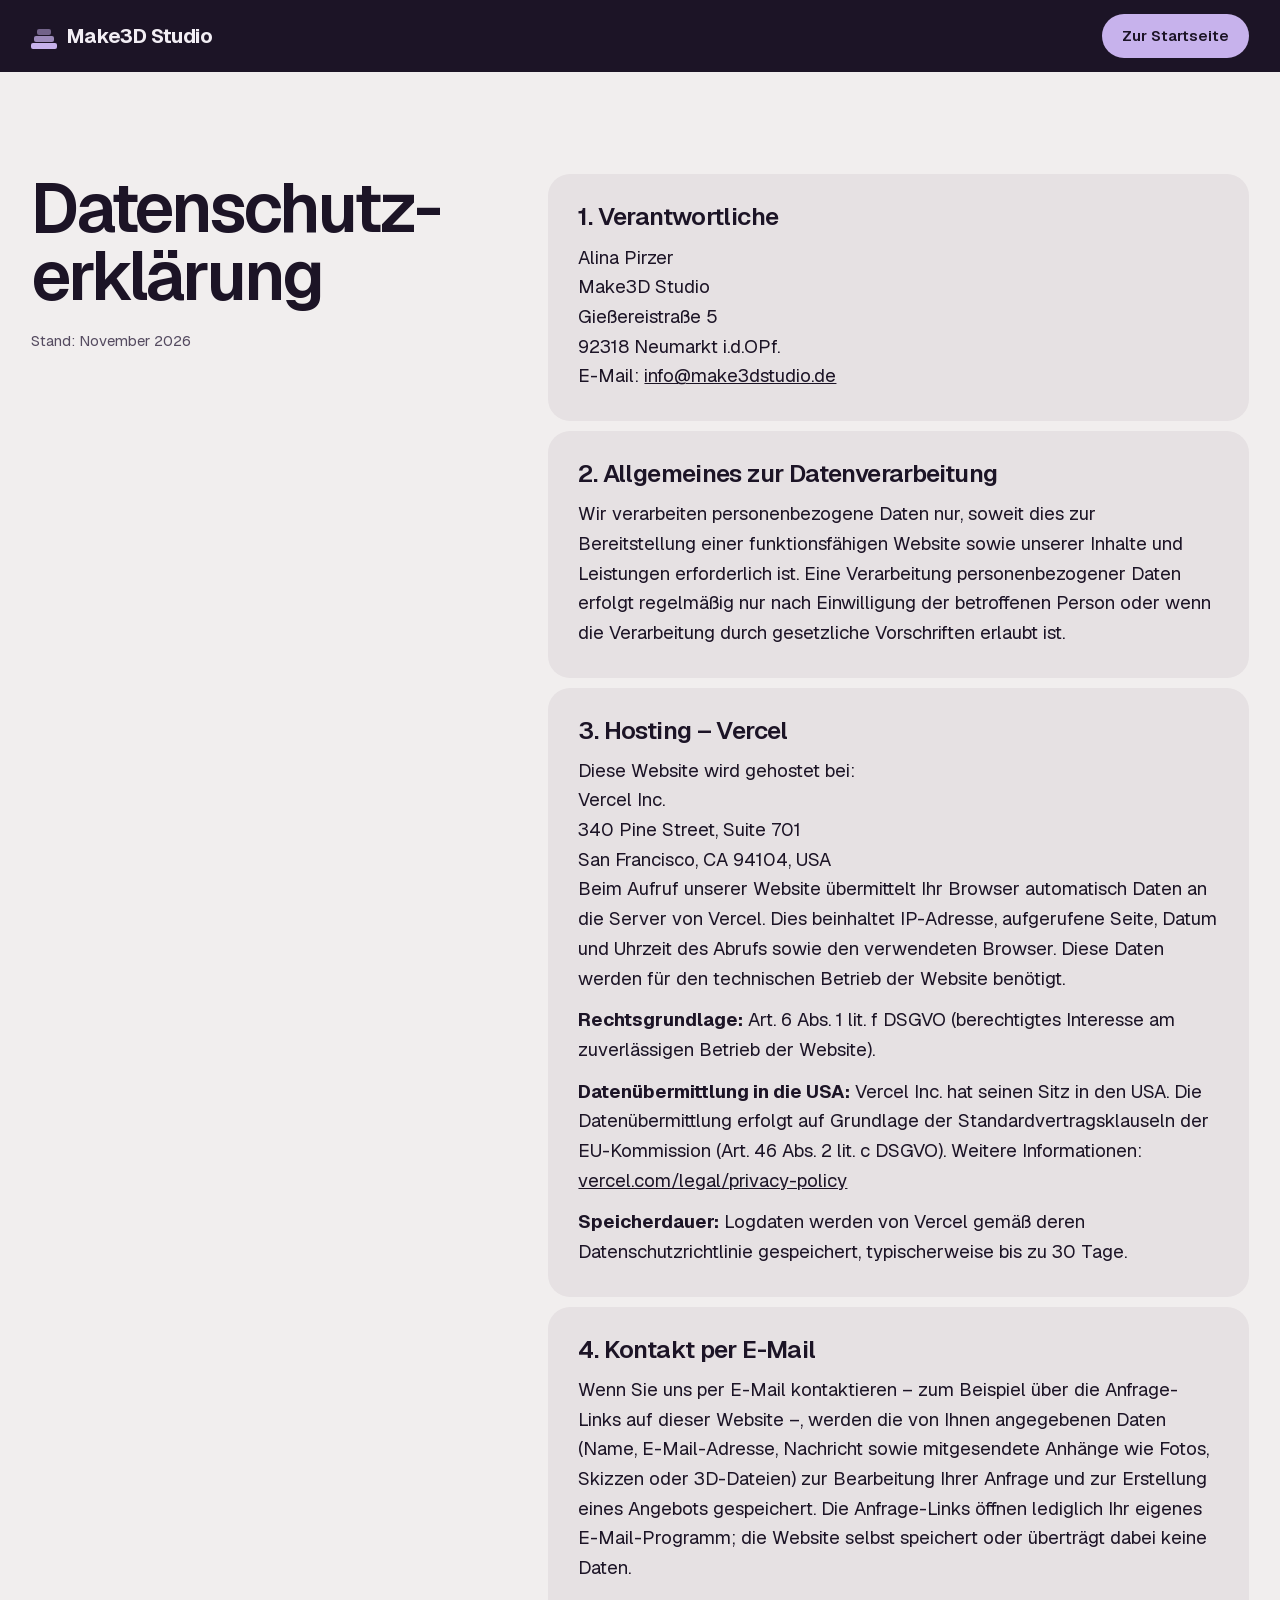
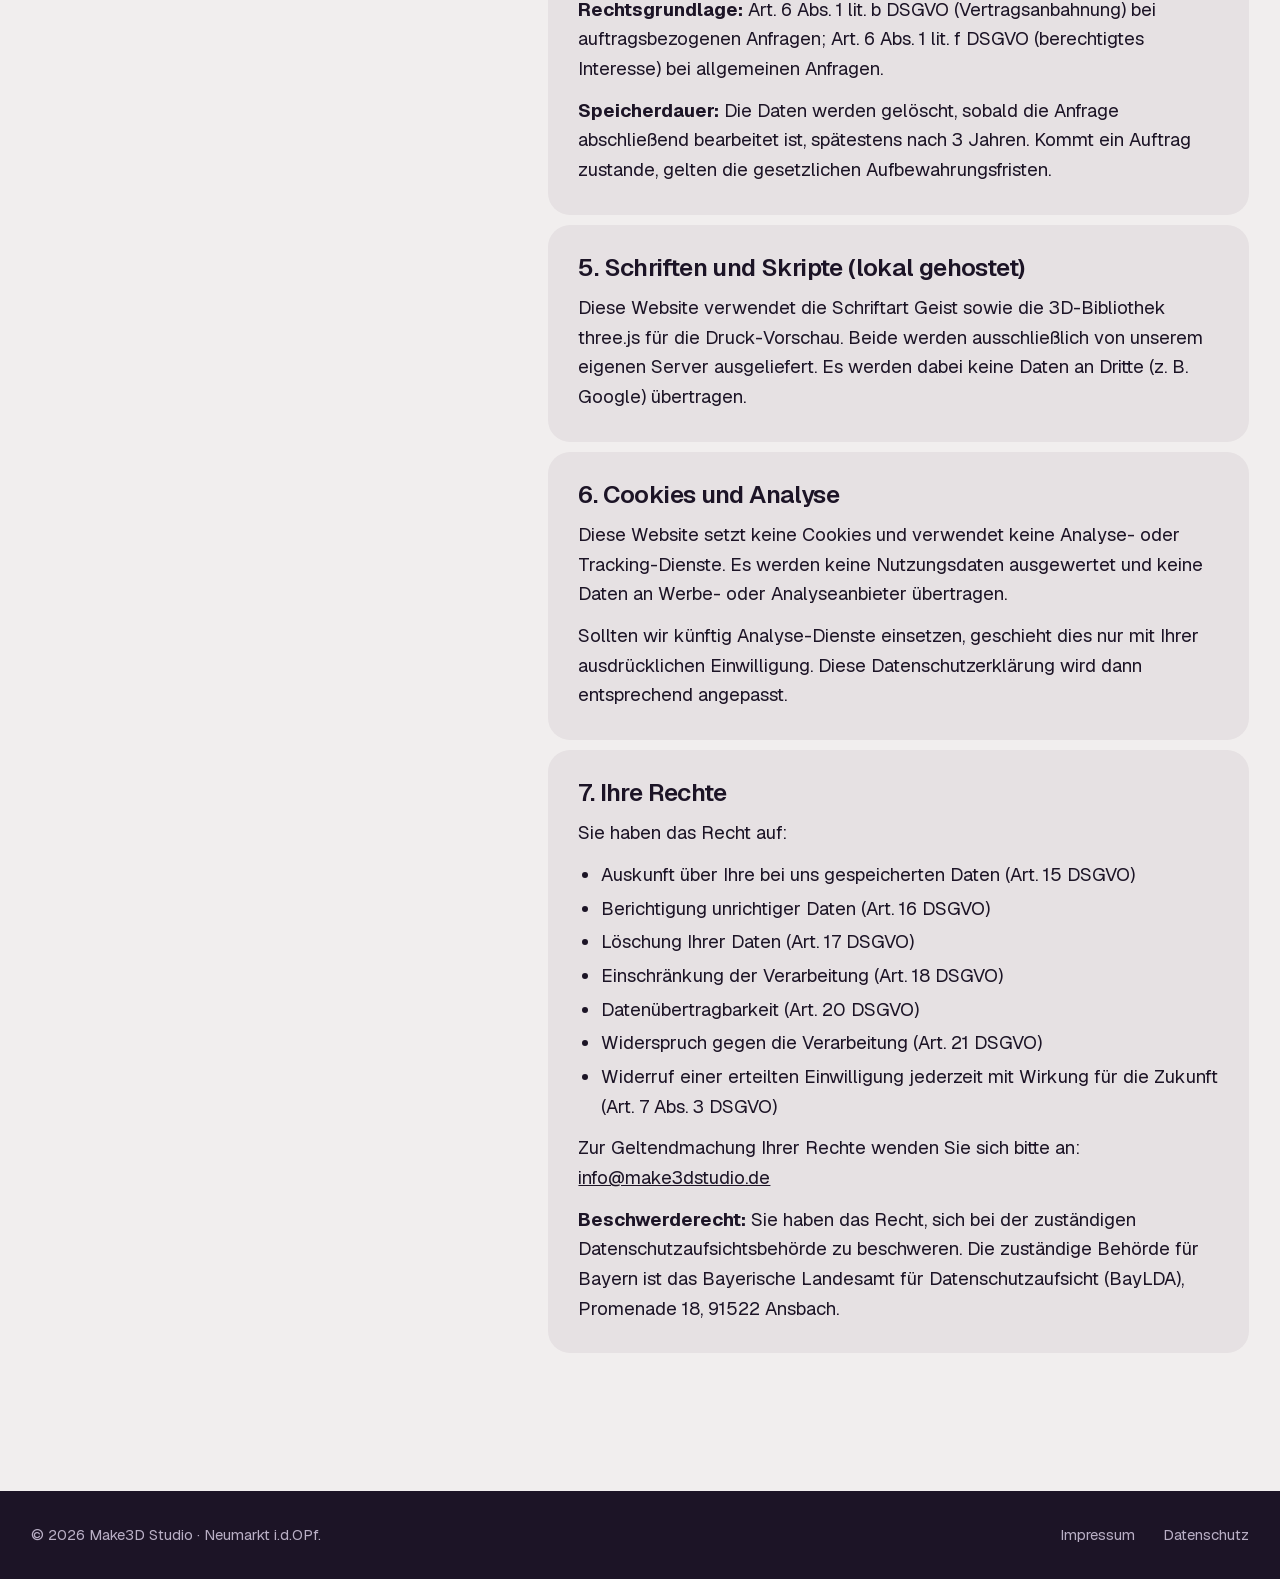
<file: datenschutz.html>
<!doctype html>
<html lang="de">
<head>
<meta charset="utf-8">
<meta name="viewport" content="width=device-width, initial-scale=1">
<link rel="icon" href="/assets/favicon.svg" type="image/svg+xml">
<meta name="theme-color" content="#1C1426">
<title>Datenschutzerklärung | Make3D Studio Neumarkt</title>
<meta name="robots" content="noindex, follow">
<link rel="preload" href="/assets/fonts/geist-latin.woff2" as="font" type="font/woff2" crossorigin>
<link rel="stylesheet" href="/assets/css/legal.css">
</head>
<body>
<nav class="nav" aria-label="Hauptnavigation">
  <a class="brand" href="/">
    <svg viewBox="0 0 26 26" aria-hidden="true"><rect y="20" width="26" height="6" rx="2" fill="#C7B2EC"/><rect x="3" y="13" width="20" height="6" rx="2" fill="#C7B2EC" opacity=".75"/><rect x="6" y="6" width="14" height="6" rx="2" fill="#C7B2EC" opacity=".5"/></svg>
    Make3D Studio
  </a>
  <a class="back" href="/">Zur Startseite</a>
</nav>

<main>
  <header class="legal-head">
    <h1>Datenschutz&shy;erklärung</h1>
    <p>Stand: November 2026</p>
  </header>
  <div class="legal-body">
    <section>
      <h2>1. Verantwortliche</h2>
      <address>
        Alina Pirzer<br>
        Make3D Studio<br>
        Gießereistraße 5<br>
        92318 Neumarkt i.d.OPf.
      </address>
      <p>E-Mail: <a href="mailto:info@make3dstudio.de">info@make3dstudio.de</a></p>
    </section>

    <section>
      <h2>2. Allgemeines zur Datenverarbeitung</h2>
      <p>Wir verarbeiten personenbezogene Daten nur, soweit dies zur Bereitstellung einer funktionsfähigen Website sowie unserer Inhalte und Leistungen erforderlich ist. Eine Verarbeitung personenbezogener Daten erfolgt regelmäßig nur nach Einwilligung der betroffenen Person oder wenn die Verarbeitung durch gesetzliche Vorschriften erlaubt ist.</p>
    </section>

    <section>
      <h2>3. Hosting – Vercel</h2>
      <p>Diese Website wird gehostet bei:</p>
      <address>Vercel Inc.<br>340 Pine Street, Suite 701<br>San Francisco, CA 94104, USA</address>
      <p>Beim Aufruf unserer Website übermittelt Ihr Browser automatisch Daten an die Server von Vercel. Dies beinhaltet IP-Adresse, aufgerufene Seite, Datum und Uhrzeit des Abrufs sowie den verwendeten Browser. Diese Daten werden für den technischen Betrieb der Website benötigt.</p>
      <p><strong>Rechtsgrundlage:</strong> Art. 6 Abs. 1 lit. f DSGVO (berechtigtes Interesse am zuverlässigen Betrieb der Website).</p>
      <p><strong>Datenübermittlung in die USA:</strong> Vercel Inc. hat seinen Sitz in den USA. Die Datenübermittlung erfolgt auf Grundlage der Standardvertragsklauseln der EU-Kommission (Art. 46 Abs. 2 lit. c DSGVO). Weitere Informationen: <a href="https://vercel.com/legal/privacy-policy" rel="noopener">vercel.com/legal/privacy-policy</a></p>
      <p><strong>Speicherdauer:</strong> Logdaten werden von Vercel gemäß deren Datenschutzrichtlinie gespeichert, typischerweise bis zu 30 Tage.</p>
    </section>

    <section>
      <h2>4. Kontakt per E-Mail</h2>
      <p>Wenn Sie uns per E-Mail kontaktieren – zum Beispiel über die Anfrage-Links auf dieser Website –, werden die von Ihnen angegebenen Daten (Name, E-Mail-Adresse, Nachricht sowie mitgesendete Anhänge wie Fotos, Skizzen oder 3D-Dateien) zur Bearbeitung Ihrer Anfrage und zur Erstellung eines Angebots gespeichert. Die Anfrage-Links öffnen lediglich Ihr eigenes E-Mail-Programm; die Website selbst speichert oder überträgt dabei keine Daten.</p>
      <p><strong>Rechtsgrundlage:</strong> Art. 6 Abs. 1 lit. b DSGVO (Vertragsanbahnung) bei auftragsbezogenen Anfragen; Art. 6 Abs. 1 lit. f DSGVO (berechtigtes Interesse) bei allgemeinen Anfragen.</p>
      <p><strong>Speicherdauer:</strong> Die Daten werden gelöscht, sobald die Anfrage abschließend bearbeitet ist, spätestens nach 3 Jahren. Kommt ein Auftrag zustande, gelten die gesetzlichen Aufbewahrungsfristen.</p>
    </section>

    <section>
      <h2>5. Schriften und Skripte (lokal gehostet)</h2>
      <p>Diese Website verwendet die Schriftart Geist sowie die 3D-Bibliothek three.js für die Druck-Vorschau. Beide werden ausschließlich von unserem eigenen Server ausgeliefert. Es werden dabei keine Daten an Dritte (z. B. Google) übertragen.</p>
    </section>

    <section>
      <h2>6. Cookies und Analyse</h2>
      <p>Diese Website setzt keine Cookies und verwendet keine Analyse- oder Tracking-Dienste. Es werden keine Nutzungsdaten ausgewertet und keine Daten an Werbe- oder Analyseanbieter übertragen.</p>
      <p>Sollten wir künftig Analyse-Dienste einsetzen, geschieht dies nur mit Ihrer ausdrücklichen Einwilligung. Diese Datenschutzerklärung wird dann entsprechend angepasst.</p>
    </section>

    <section>
      <h2>7. Ihre Rechte</h2>
      <p>Sie haben das Recht auf:</p>
      <ul>
        <li>Auskunft über Ihre bei uns gespeicherten Daten (Art. 15 DSGVO)</li>
        <li>Berichtigung unrichtiger Daten (Art. 16 DSGVO)</li>
        <li>Löschung Ihrer Daten (Art. 17 DSGVO)</li>
        <li>Einschränkung der Verarbeitung (Art. 18 DSGVO)</li>
        <li>Datenübertragbarkeit (Art. 20 DSGVO)</li>
        <li>Widerspruch gegen die Verarbeitung (Art. 21 DSGVO)</li>
        <li>Widerruf einer erteilten Einwilligung jederzeit mit Wirkung für die Zukunft (Art. 7 Abs. 3 DSGVO)</li>
      </ul>
      <p>Zur Geltendmachung Ihrer Rechte wenden Sie sich bitte an: <a href="mailto:info@make3dstudio.de">info@make3dstudio.de</a></p>
      <p><strong>Beschwerderecht:</strong> Sie haben das Recht, sich bei der zuständigen Datenschutzaufsichtsbehörde zu beschweren. Die zuständige Behörde für Bayern ist das Bayerische Landesamt für Datenschutzaufsicht (BayLDA), Promenade 18, 91522 Ansbach.</p>
    </section>
  </div>
</main>

<footer class="foot">
  <span>© 2026 Make3D Studio · Neumarkt i.d.OPf.</span>
  <ul>
    <li><a href="/impressum/">Impressum</a></li>
    <li><a href="/datenschutz/" aria-current="page">Datenschutz</a></li>
  </ul>
</footer>
</body>
</html>
</file>
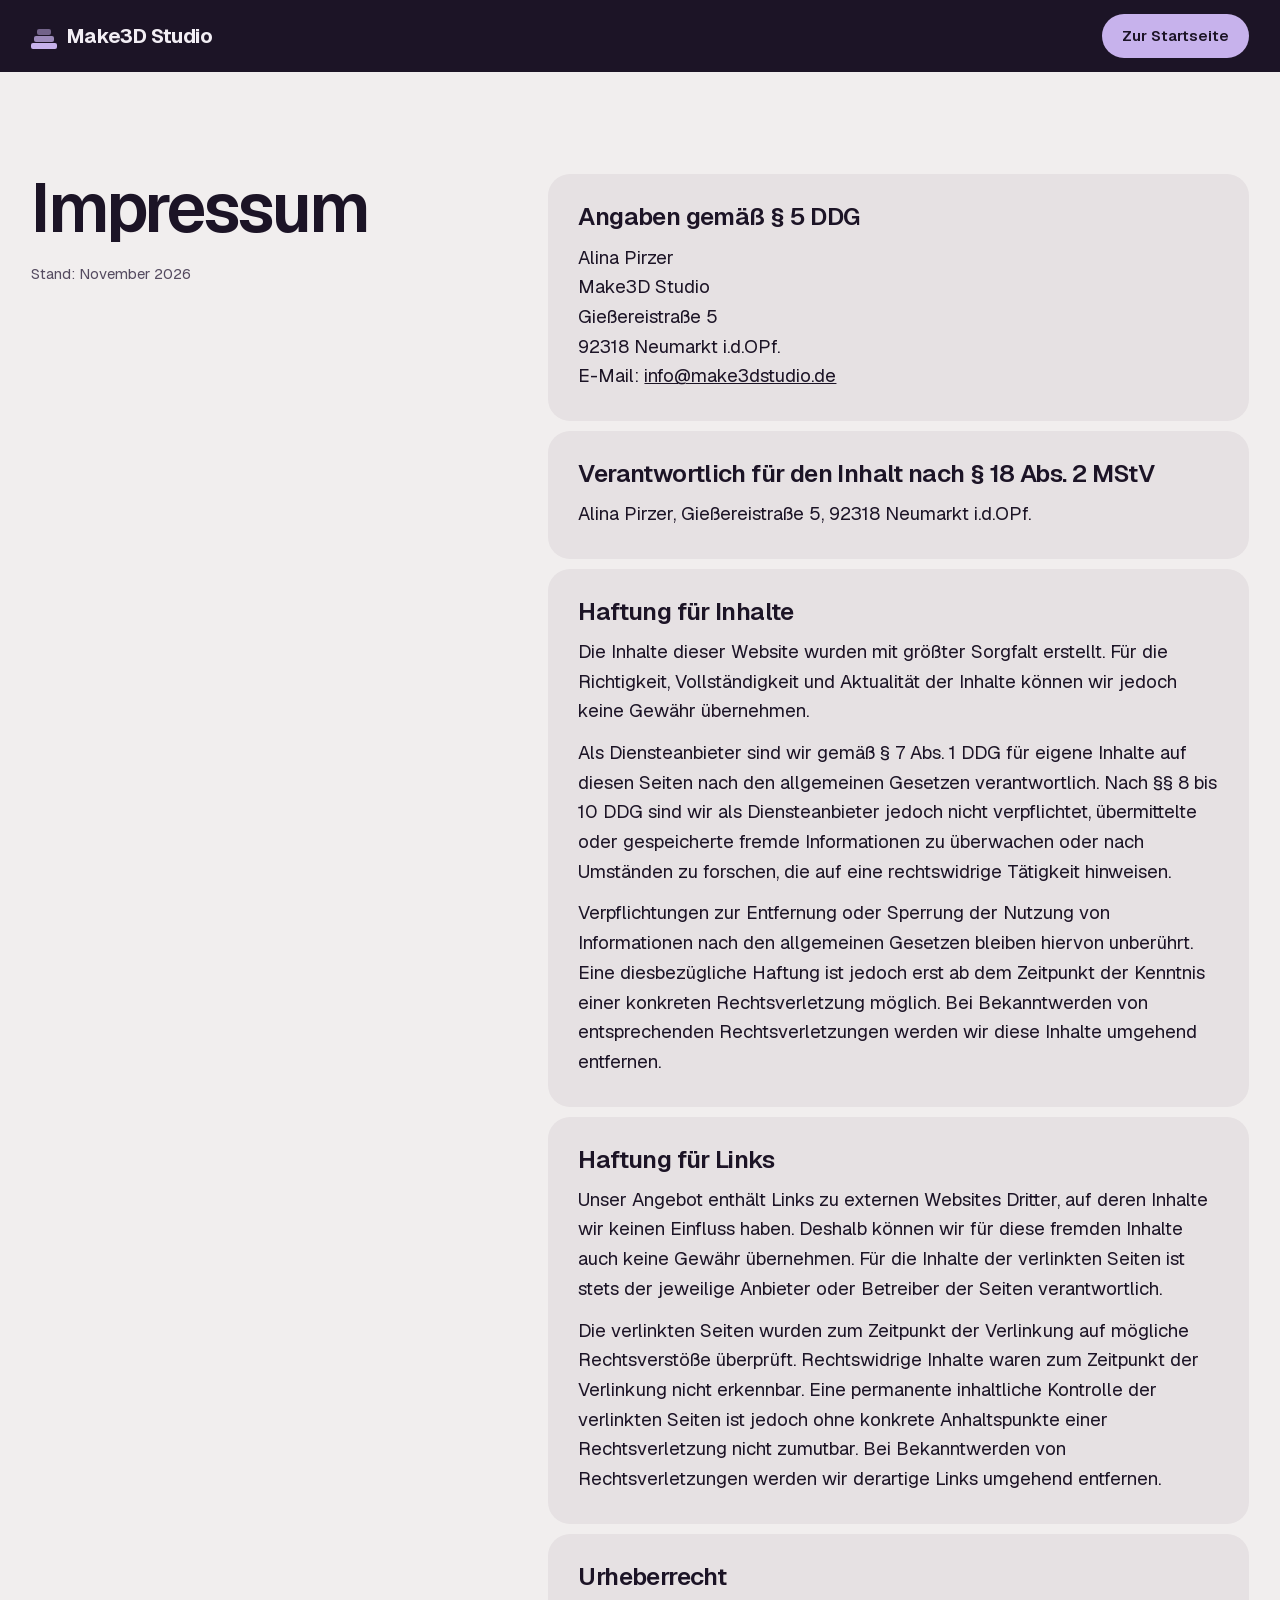
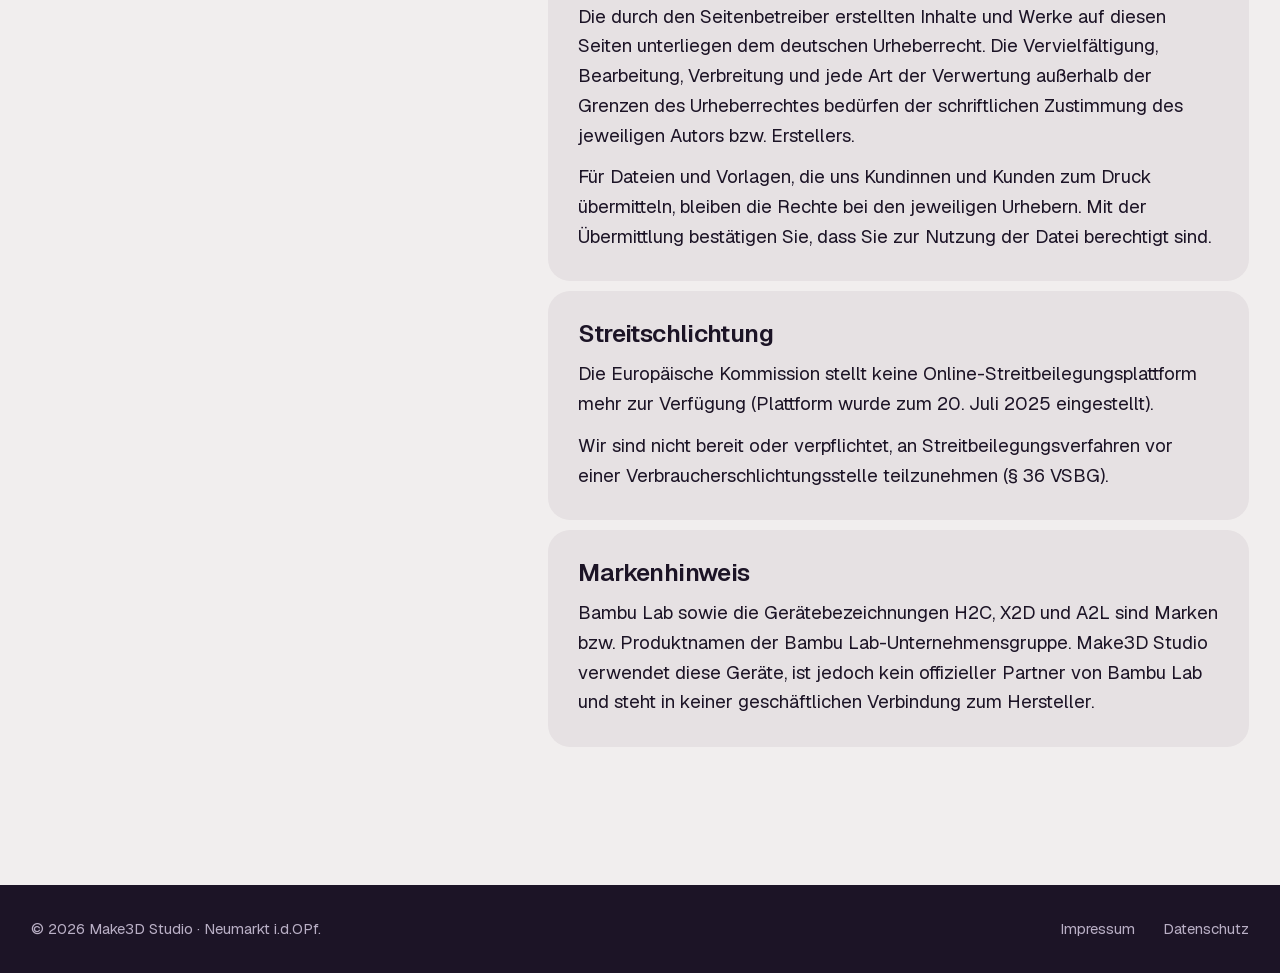
<file: impressum.html>
<!doctype html>
<html lang="de">
<head>
<meta charset="utf-8">
<meta name="viewport" content="width=device-width, initial-scale=1">
<link rel="icon" href="/assets/favicon.svg" type="image/svg+xml">
<meta name="theme-color" content="#1C1426">
<title>Impressum | Make3D Studio Neumarkt</title>
<meta name="robots" content="noindex, follow">
<link rel="preload" href="/assets/fonts/geist-latin.woff2" as="font" type="font/woff2" crossorigin>
<link rel="stylesheet" href="/assets/css/legal.css">
</head>
<body>
<nav class="nav" aria-label="Hauptnavigation">
  <a class="brand" href="/">
    <svg viewBox="0 0 26 26" aria-hidden="true"><rect y="20" width="26" height="6" rx="2" fill="#C7B2EC"/><rect x="3" y="13" width="20" height="6" rx="2" fill="#C7B2EC" opacity=".75"/><rect x="6" y="6" width="14" height="6" rx="2" fill="#C7B2EC" opacity=".5"/></svg>
    Make3D Studio
  </a>
  <a class="back" href="/">Zur Startseite</a>
</nav>

<main>
  <header class="legal-head">
    <h1>Impressum</h1>
    <p>Stand: November 2026</p>
  </header>
  <div class="legal-body">
    <section>
      <h2>Angaben gemäß § 5 DDG</h2>
      <address>
        Alina Pirzer<br>
        Make3D Studio<br>
        Gießereistraße 5<br>
        92318 Neumarkt i.d.OPf.
      </address>
      <p>E-Mail: <a href="mailto:info@make3dstudio.de">info@make3dstudio.de</a></p>
    </section>

    <!-- TODO: Umsatzsteuer-ID nachtragen und diesen Block wieder einkommentieren.
    <section>
      <h2>Umsatzsteuer-Identifikationsnummer</h2>
      <p>Umsatzsteuer-Identifikationsnummer gemäß § 27 a Umsatzsteuergesetz: DE…</p>
    </section>
    -->

    <section>
      <h2>Verantwortlich für den Inhalt nach § 18 Abs. 2 MStV</h2>
      <p>Alina Pirzer, Gießereistraße 5, 92318 Neumarkt i.d.OPf.</p>
    </section>

    <section>
      <h2>Haftung für Inhalte</h2>
      <p>Die Inhalte dieser Website wurden mit größter Sorgfalt erstellt. Für die Richtigkeit, Vollständigkeit und Aktualität der Inhalte können wir jedoch keine Gewähr übernehmen.</p>
      <p>Als Diensteanbieter sind wir gemäß § 7 Abs. 1 DDG für eigene Inhalte auf diesen Seiten nach den allgemeinen Gesetzen verantwortlich. Nach §§ 8 bis 10 DDG sind wir als Diensteanbieter jedoch nicht verpflichtet, übermittelte oder gespeicherte fremde Informationen zu überwachen oder nach Umständen zu forschen, die auf eine rechtswidrige Tätigkeit hinweisen.</p>
      <p>Verpflichtungen zur Entfernung oder Sperrung der Nutzung von Informationen nach den allgemeinen Gesetzen bleiben hiervon unberührt. Eine diesbezügliche Haftung ist jedoch erst ab dem Zeitpunkt der Kenntnis einer konkreten Rechtsverletzung möglich. Bei Bekanntwerden von entsprechenden Rechtsverletzungen werden wir diese Inhalte umgehend entfernen.</p>
    </section>

    <section>
      <h2>Haftung für Links</h2>
      <p>Unser Angebot enthält Links zu externen Websites Dritter, auf deren Inhalte wir keinen Einfluss haben. Deshalb können wir für diese fremden Inhalte auch keine Gewähr übernehmen. Für die Inhalte der verlinkten Seiten ist stets der jeweilige Anbieter oder Betreiber der Seiten verantwortlich.</p>
      <p>Die verlinkten Seiten wurden zum Zeitpunkt der Verlinkung auf mögliche Rechtsverstöße überprüft. Rechtswidrige Inhalte waren zum Zeitpunkt der Verlinkung nicht erkennbar. Eine permanente inhaltliche Kontrolle der verlinkten Seiten ist jedoch ohne konkrete Anhaltspunkte einer Rechtsverletzung nicht zumutbar. Bei Bekanntwerden von Rechtsverletzungen werden wir derartige Links umgehend entfernen.</p>
    </section>

    <section>
      <h2>Urheberrecht</h2>
      <p>Die durch den Seitenbetreiber erstellten Inhalte und Werke auf diesen Seiten unterliegen dem deutschen Urheberrecht. Die Vervielfältigung, Bearbeitung, Verbreitung und jede Art der Verwertung außerhalb der Grenzen des Urheberrechtes bedürfen der schriftlichen Zustimmung des jeweiligen Autors bzw. Erstellers.</p>
      <p>Für Dateien und Vorlagen, die uns Kundinnen und Kunden zum Druck übermitteln, bleiben die Rechte bei den jeweiligen Urhebern. Mit der Übermittlung bestätigen Sie, dass Sie zur Nutzung der Datei berechtigt sind.</p>
    </section>

    <section>
      <h2>Streitschlichtung</h2>
      <p>Die Europäische Kommission stellt keine Online-Streitbeilegungsplattform mehr zur Verfügung (Plattform wurde zum 20. Juli 2025 eingestellt).</p>
      <p>Wir sind nicht bereit oder verpflichtet, an Streitbeilegungsverfahren vor einer Verbraucherschlichtungsstelle teilzunehmen (§ 36 VSBG).</p>
    </section>

    <section>
      <h2>Markenhinweis</h2>
      <p>Bambu Lab sowie die Gerätebezeichnungen H2C, X2D und A2L sind Marken bzw. Produktnamen der Bambu Lab-Unternehmensgruppe. Make3D Studio verwendet diese Geräte, ist jedoch kein offizieller Partner von Bambu Lab und steht in keiner geschäftlichen Verbindung zum Hersteller.</p>
    </section>
  </div>
</main>

<footer class="foot">
  <span>© 2026 Make3D Studio · Neumarkt i.d.OPf.</span>
  <ul>
    <li><a href="/impressum/" aria-current="page">Impressum</a></li>
    <li><a href="/datenschutz/">Datenschutz</a></li>
  </ul>
</footer>
</body>
</html>
</file>
<file: assets/css/legal.css>
@font-face{font-family:"Geist";font-style:normal;font-weight:300 700;font-display:swap;src:url(../fonts/geist-latin.woff2) format("woff2")}
:root{--dark:#1C1426;--dark-2:#281D35;--on-dark:#F2EEF4;--on-dark-2:#B9AFC5;--bg:#F1EEEE;--tone:#E6E1E3;--ink:#1C1426;--muted:#554B60;--accent:#C7B2EC;--accent-deep:#7A5BA8;--m:clamp(16px,2.4vw,40px)}
*{box-sizing:border-box;margin:0;padding:0}
html{-webkit-text-size-adjust:100%}
body{background:var(--bg);color:var(--ink);font-family:"Geist",system-ui,sans-serif;font-size:clamp(1.0625rem,1rem + .2vw,1.1875rem);line-height:1.6;-webkit-font-smoothing:antialiased}
a{color:inherit}
:focus-visible{outline:3px solid var(--accent-deep);outline-offset:3px}
.nav{position:sticky;top:0;z-index:20;background:var(--dark);color:var(--on-dark);display:flex;align-items:center;justify-content:space-between;gap:24px;height:72px;padding:0 var(--m)}
.brand{white-space:nowrap;font-weight:700;font-size:1.25rem;letter-spacing:-0.03em;text-decoration:none;display:flex;align-items:center;gap:10px}
.brand svg{width:26px;height:26px}
.back{display:inline-flex;align-items:center;min-height:44px;padding:0 20px;border-radius:999px;background:var(--accent);color:var(--ink);font-weight:600;font-size:.9375rem;text-decoration:none;white-space:nowrap;transition:transform .2s}
.back:hover{transform:translateY(-2px)}
main{padding:clamp(56px,8vw,120px) var(--m) clamp(80px,10vw,160px);display:grid;grid-template-columns:repeat(12,minmax(0,1fr));column-gap:24px}
.legal-head{grid-column:1 / 5;align-self:start;position:sticky;top:112px}
.legal-head h1{font-size:clamp(2.5rem,1.4rem + 3.6vw,5rem);font-weight:600;letter-spacing:-0.045em;line-height:.98}
.legal-head p{margin-top:20px;color:var(--muted);font-size:.9375rem}
.legal-body{grid-column:6 / 13;max-width:68ch}
.legal-body section{background:var(--tone);border-radius:22px;padding:28px 30px 30px;margin-bottom:10px}
.legal-body h2{font-size:clamp(1.25rem,1.05rem + .6vw,1.6rem);font-weight:600;letter-spacing:-0.025em;line-height:1.15;margin-bottom:12px}
.legal-body p+p,.legal-body p+ul,.legal-body ul+p{margin-top:12px}
.legal-body ul{padding-left:1.2em}
.legal-body li{margin-top:4px}
.legal-body address{font-style:normal}
.foot{background:var(--dark);color:var(--on-dark-2);padding:32px var(--m);display:flex;justify-content:space-between;flex-wrap:wrap;gap:16px 28px;font-size:.9375rem}
.foot ul{list-style:none;display:flex;flex-wrap:wrap;gap:8px 28px}
.foot a{text-decoration:none}
.foot a:hover{color:var(--on-dark)}
@media (max-width:900px){
  .legal-head,.legal-body{grid-column:1 / 13}
  .legal-head{position:static;margin-bottom:40px}
}
@media (max-width:600px){
  .nav{height:64px}
  .brand{font-size:1.125rem}
  .legal-body section{padding:22px 20px 24px;border-radius:18px}
}
</file>
